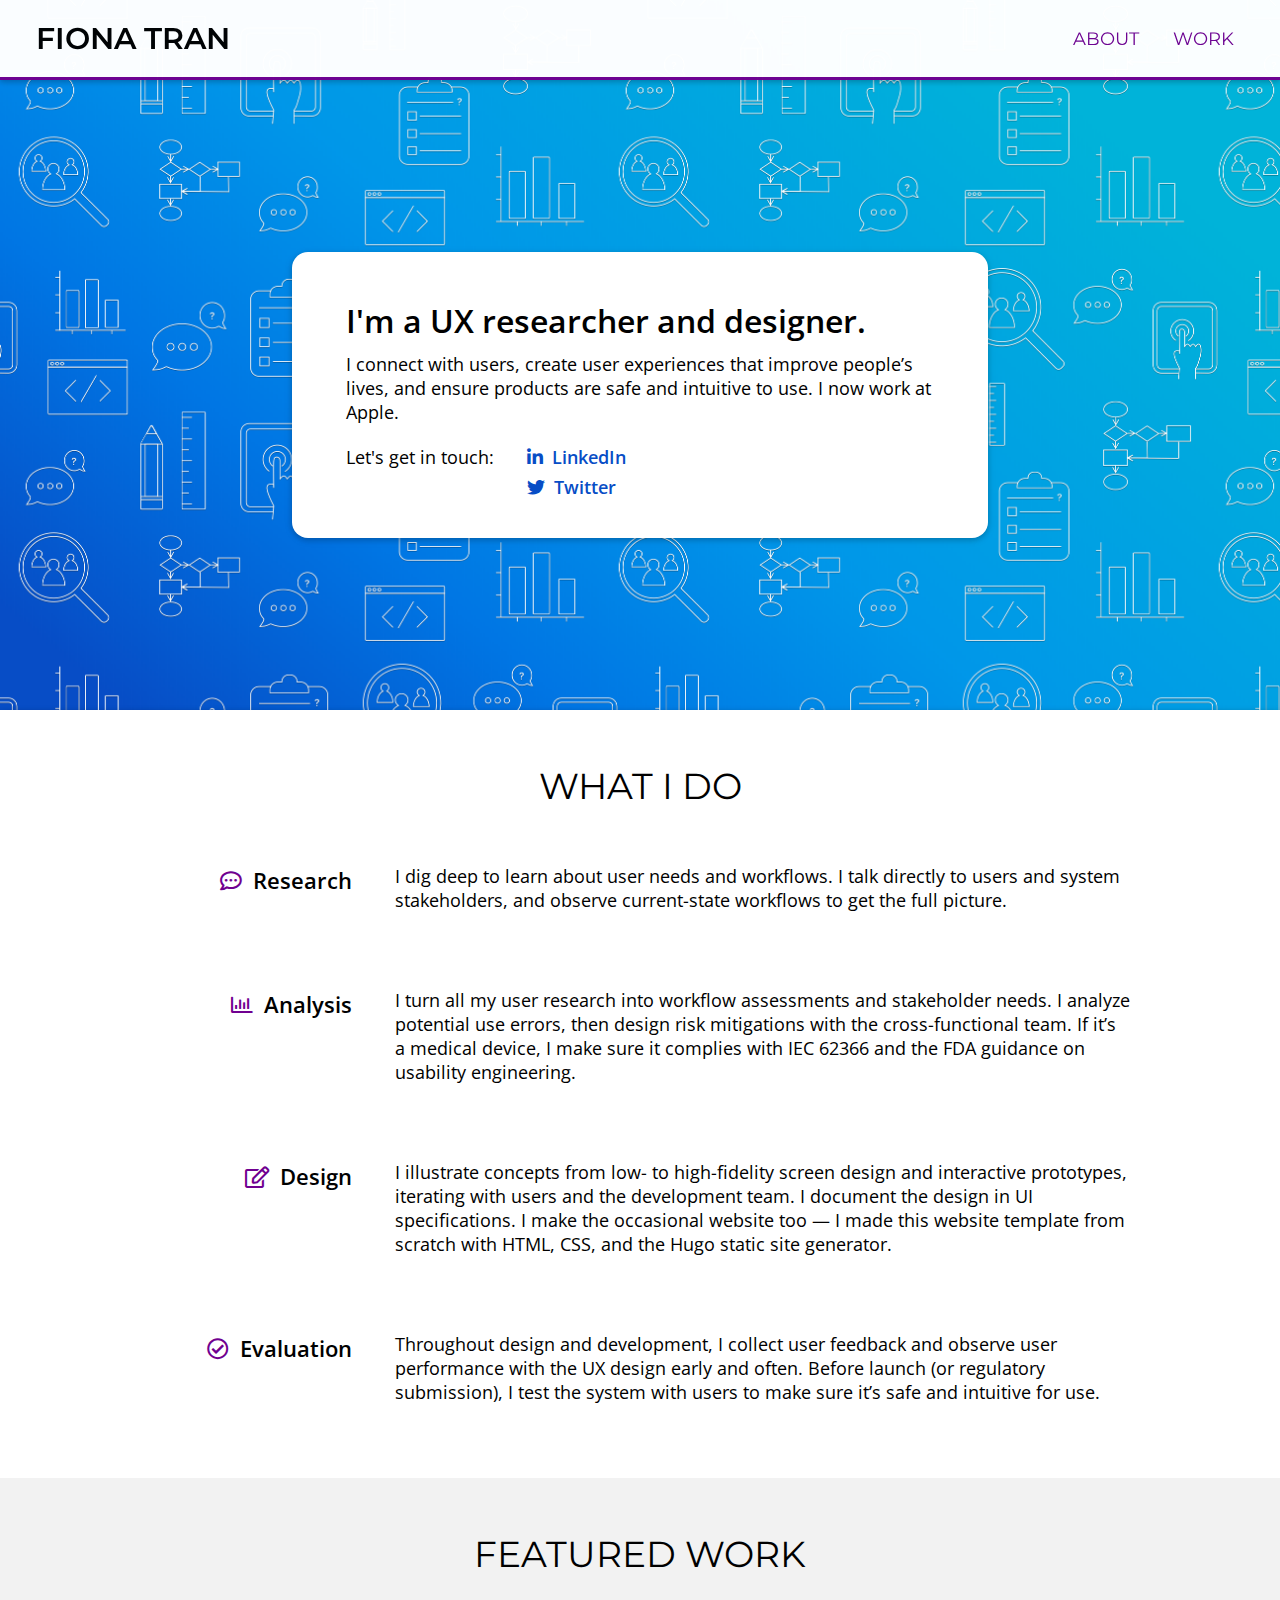
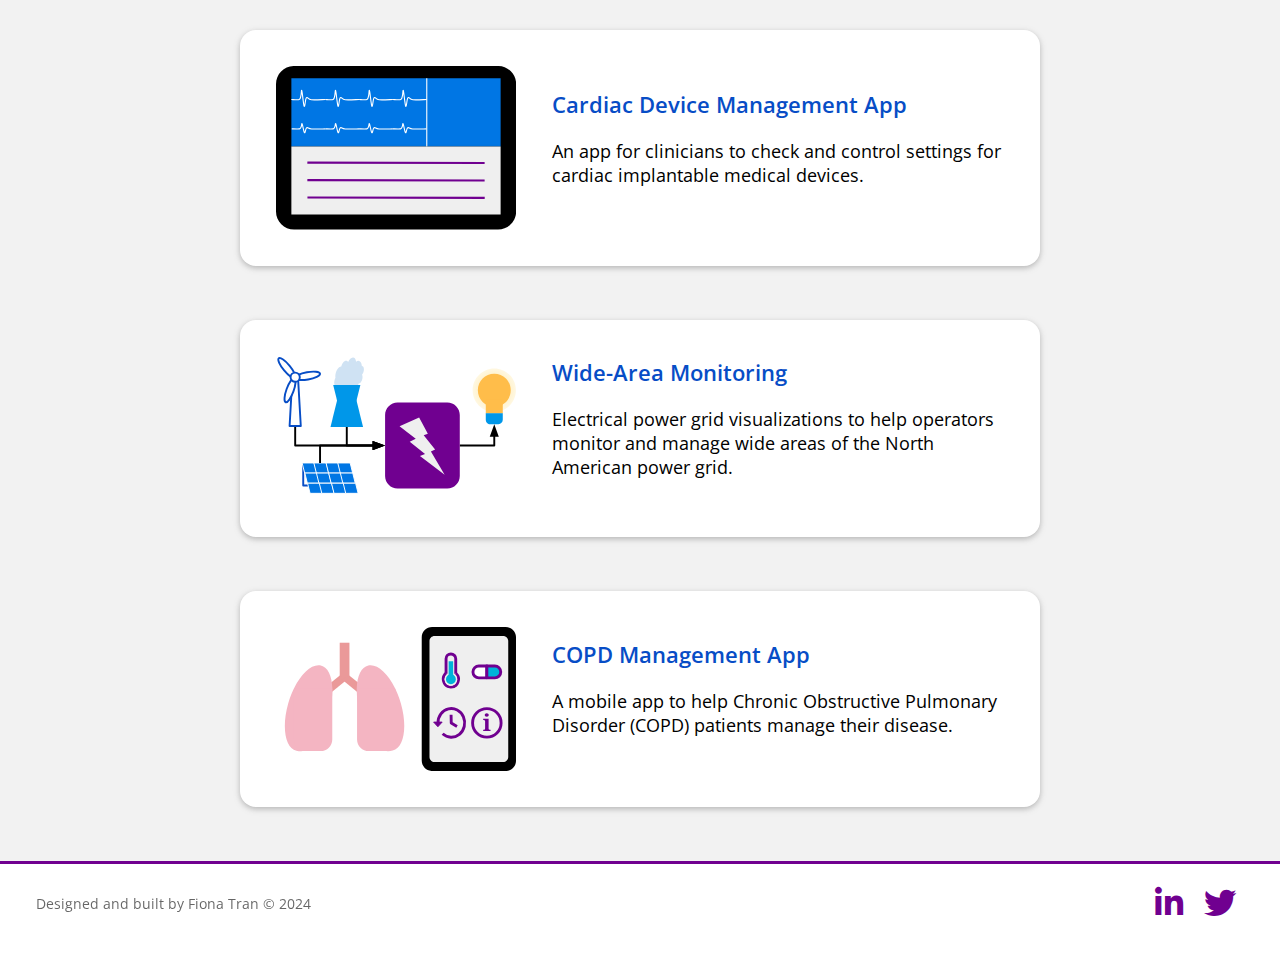
<file: index.html>
<!DOCTYPE html>
<html lang="en">
<head>
	<meta name="generator" content="Hugo 0.49.2" />
	<meta http-equiv="X-UA-Compatible" content="IE=edge" />
	<meta name="description" content="I'm a UX researcher and designer creating user experiences that improve people's lives, and developing products that are safe and easy to use." />
	<meta name="author" content="Fiona Tran" />
	<meta name="viewport" content="width=device-width, initial-scale=1" />
	<title>Fiona Tran - UX Research and Design</title>
	<link rel="icon" type="image/png" href="/images/favicon.png" />

	
	<script async src="https://www.googletagmanager.com/gtag/js?id=UA-167570342-1"></script>
	<script>
		window.dataLayer = window.dataLayer || [];
		function gtag(){dataLayer.push(arguments);}
		gtag('js', new Date());
		gtag('config', 'UA-167570342-1');
	</script>

	<link rel="stylesheet" type="text/css" href="/css/style.css" />
	<link href="https://fonts.googleapis.com/css?family=Montserrat:400,600|Open+Sans:400,600" rel="stylesheet" />
</head>
<body>

<header>
	<div class="content">
		<div class="name"><a href="/">Fiona Tran</a></div>
		<nav>
			<ul>
				<li><a href="/#about" class="anim-underline">About</a></li>
				<li><a href="/#work" class="anim-underline">Work</a></li>
			</ul>
			</nav>
	</div>
</header>




 


<a class="anchor" id="about"></a>
<section class="intro" id="intro" style="background-image: url('images/intro-bg.png'), url('images/intro-bg-gradient.png');">
	<div class="content">
		<div class="intro-blurb-container">
			
				<p class="intro-headline">I'm a UX researcher and designer.</p>

<p>I connect with users, create user experiences that improve people&rsquo;s lives, and ensure products are safe and intuitive to use. I now work at Apple.</p>

<div class="intro-contact">
    <p>Let's get in touch:</p>
    <ul class="social-media">
        <li><a href="https://www.linkedin.com/in/fftran/" target="_blank" rel="noopener noreferrer" class="anim-underline"><span class="icon">&#xf0e1;</span>LinkedIn</a></li>
        <li><a href="https://twitter.com/fionaftran" target="_blank" rel="noopener noreferrer" class="anim-underline"><span class="icon">&#xf099;</span>Twitter</a></li>
    </ul>
</div>

			
		</div>
	</div>
</section>
<section class="skills" id="skills">
	<div class="content">
		<h2>What I do</h2>
		
			<div class="skill-container"
				><div class="skill-heading"><h3><span class="icon">&#xf4ad;</span>Research</h3></div
				><div class="skill-blurb"
					><p>I dig deep to learn about user needs and workflows. I talk directly to users and system stakeholders, and observe current-state workflows to get the full picture.</p>

				</div
			></div>
		
			<div class="skill-container"
				><div class="skill-heading"><h3><span class="icon">&#xf080;</span>Analysis</h3></div
				><div class="skill-blurb"
					><p>I turn all my user research into workflow assessments and stakeholder needs. I analyze potential use errors, then design risk mitigations with the cross-functional team. If it&rsquo;s a medical device, I make sure it complies with IEC 62366 and the FDA guidance on usability engineering.</p>

				</div
			></div>
		
			<div class="skill-container"
				><div class="skill-heading"><h3><span class="icon">&#xf044;</span>Design</h3></div
				><div class="skill-blurb"
					><p>I illustrate concepts from low- to high-fidelity screen design and interactive prototypes, iterating with users and the development team. I document the design in UI specifications. I make the occasional website too &mdash; I made this website template from scratch with HTML, CSS, and the Hugo static site generator.</p>

				</div
			></div>
		
			<div class="skill-container"
				><div class="skill-heading"><h3><span class="icon">&#xf058;</span>Evaluation</h3></div
				><div class="skill-blurb"
					><p>Throughout design and development, I collect user feedback and observe user performance with the UX design early and often. Before launch (or regulatory submission), I test the system with users to make sure it&rsquo;s safe and intuitive for use.</p>

				</div
			></div>
		
	</div>
</section>
<a class="anchor" id="work"></a>
<section class="work">
	<div class="content">
		<h2>Featured Work</h2>
		
			
			<div class="project-container"><a href=/work/cardiac-device-management-app/>
				<div class="project-card"
					><img src="/images/programmer.svg" alt="(Cardiac Device Management App project image)" 
					/><div class="project-text"
					><h3><span>Cardiac Device Management App</span></h3>
					<p><span class="description">An app for clinicians to check and control settings for cardiac implantable medical devices. </span></p></div
				></div>
			</a></div>
			
		
			
			<div class="project-container"><a href=/work/wide-area-monitoring/>
				<div class="project-card"
					><img src="/images/power-transmission.svg" alt="(Wide-Area Monitoring project image)" 
					/><div class="project-text"
					><h3><span>Wide-Area Monitoring</span></h3>
					<p><span class="description">Electrical power grid visualizations to help operators monitor and manage wide areas of the North American power grid. </span></p></div
				></div>
			</a></div>
			
		
			
			<div class="project-container"><a href=/work/copd-management/>
				<div class="project-card"
					><img src="/images/copd-management.svg" alt="(COPD Management App project image)" 
					/><div class="project-text"
					><h3><span>COPD Management App</span></h3>
					<p><span class="description">A mobile app to help Chronic Obstructive Pulmonary Disorder (COPD) patients manage their disease. </span></p></div
				></div>
			</a></div>
			
		
	</div>
</section>

<footer>
	<div class="content">
		<div class="copyright">Designed and built by Fiona Tran &copy; 2024</div>
		<div class="social-media">
			<ul class="social-media">
				<li><a href="https://www.linkedin.com/in/fftran/" target="_blank" rel="noopener noreferrer" class="anim-underline"><span class="icon">&#xf0e1;</span></a></li>
				<li><a href="https://twitter.com/fionaftran" target="_blank" rel="noopener noreferrer" class="anim-underline"><span class="icon">&#xf099;</span></a></li>
			</ul>
		</div>
	</div>
</footer>
</body>
</html>
</file>
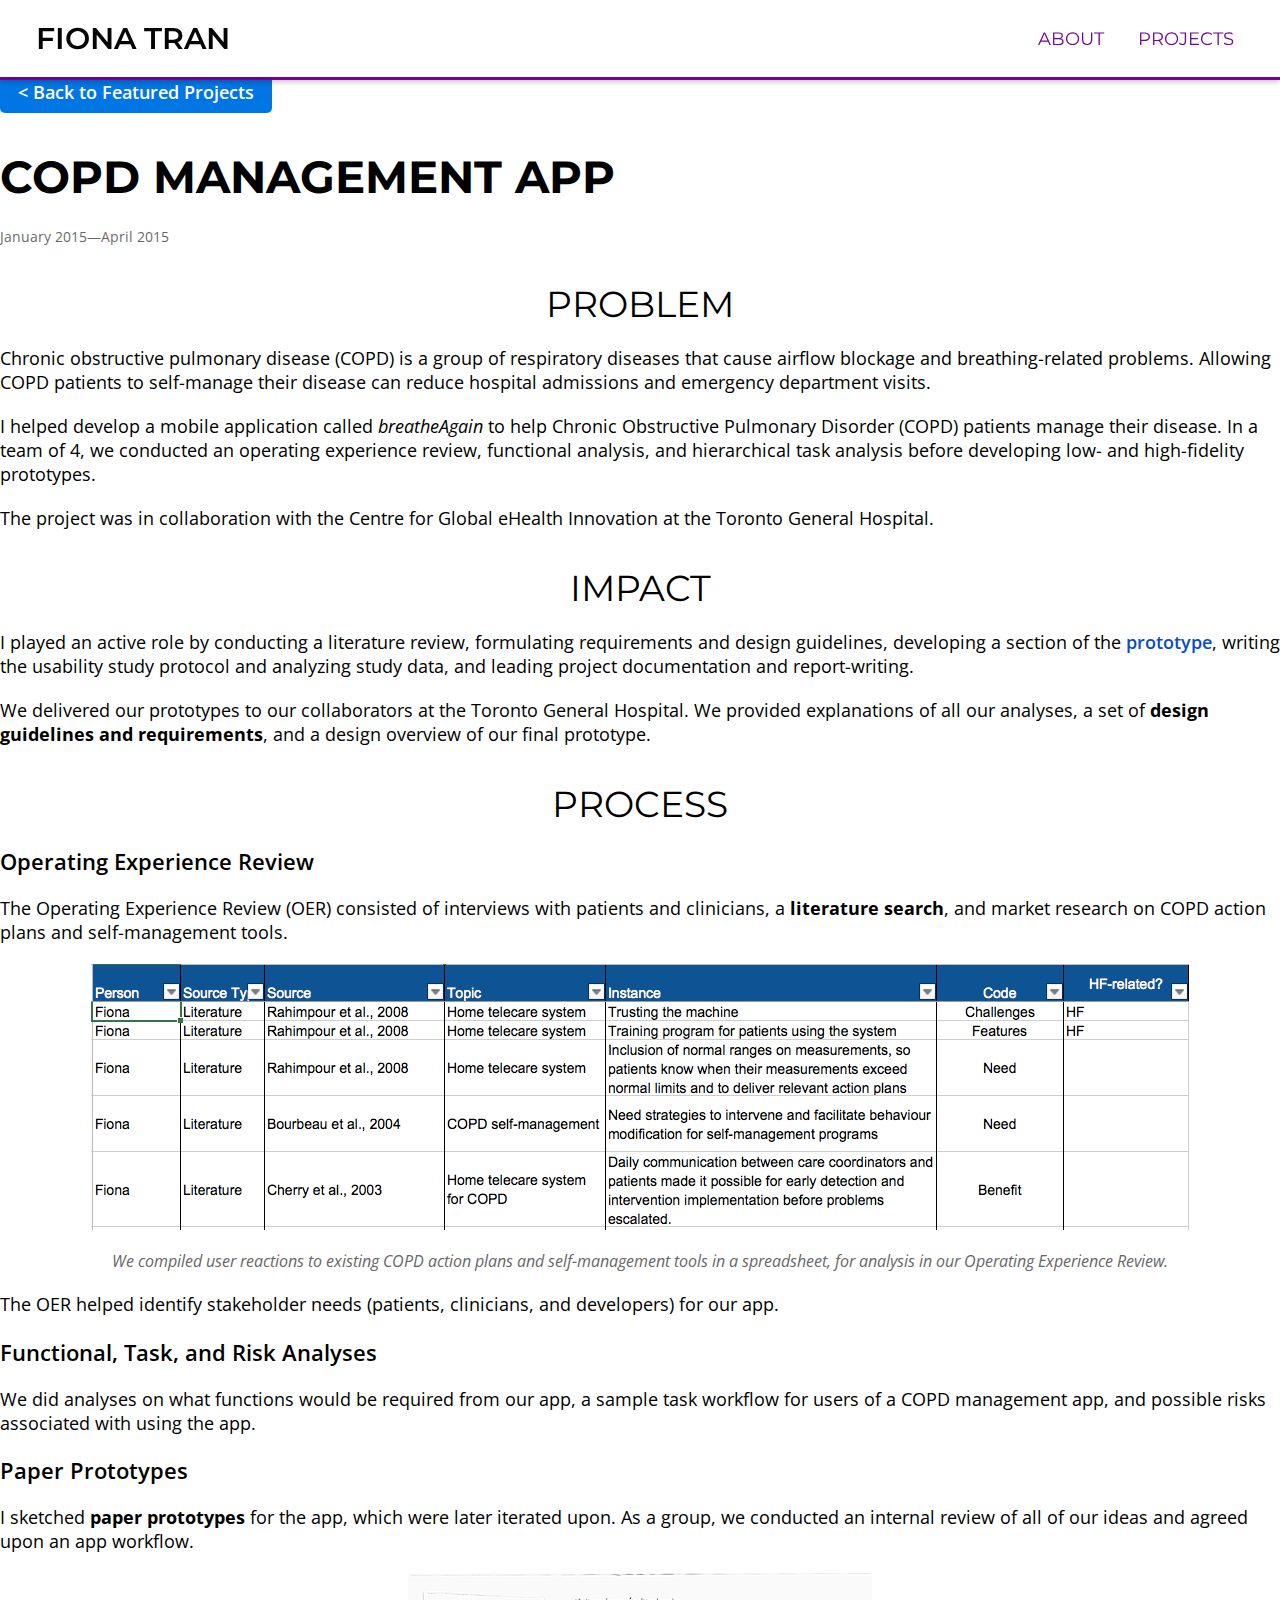
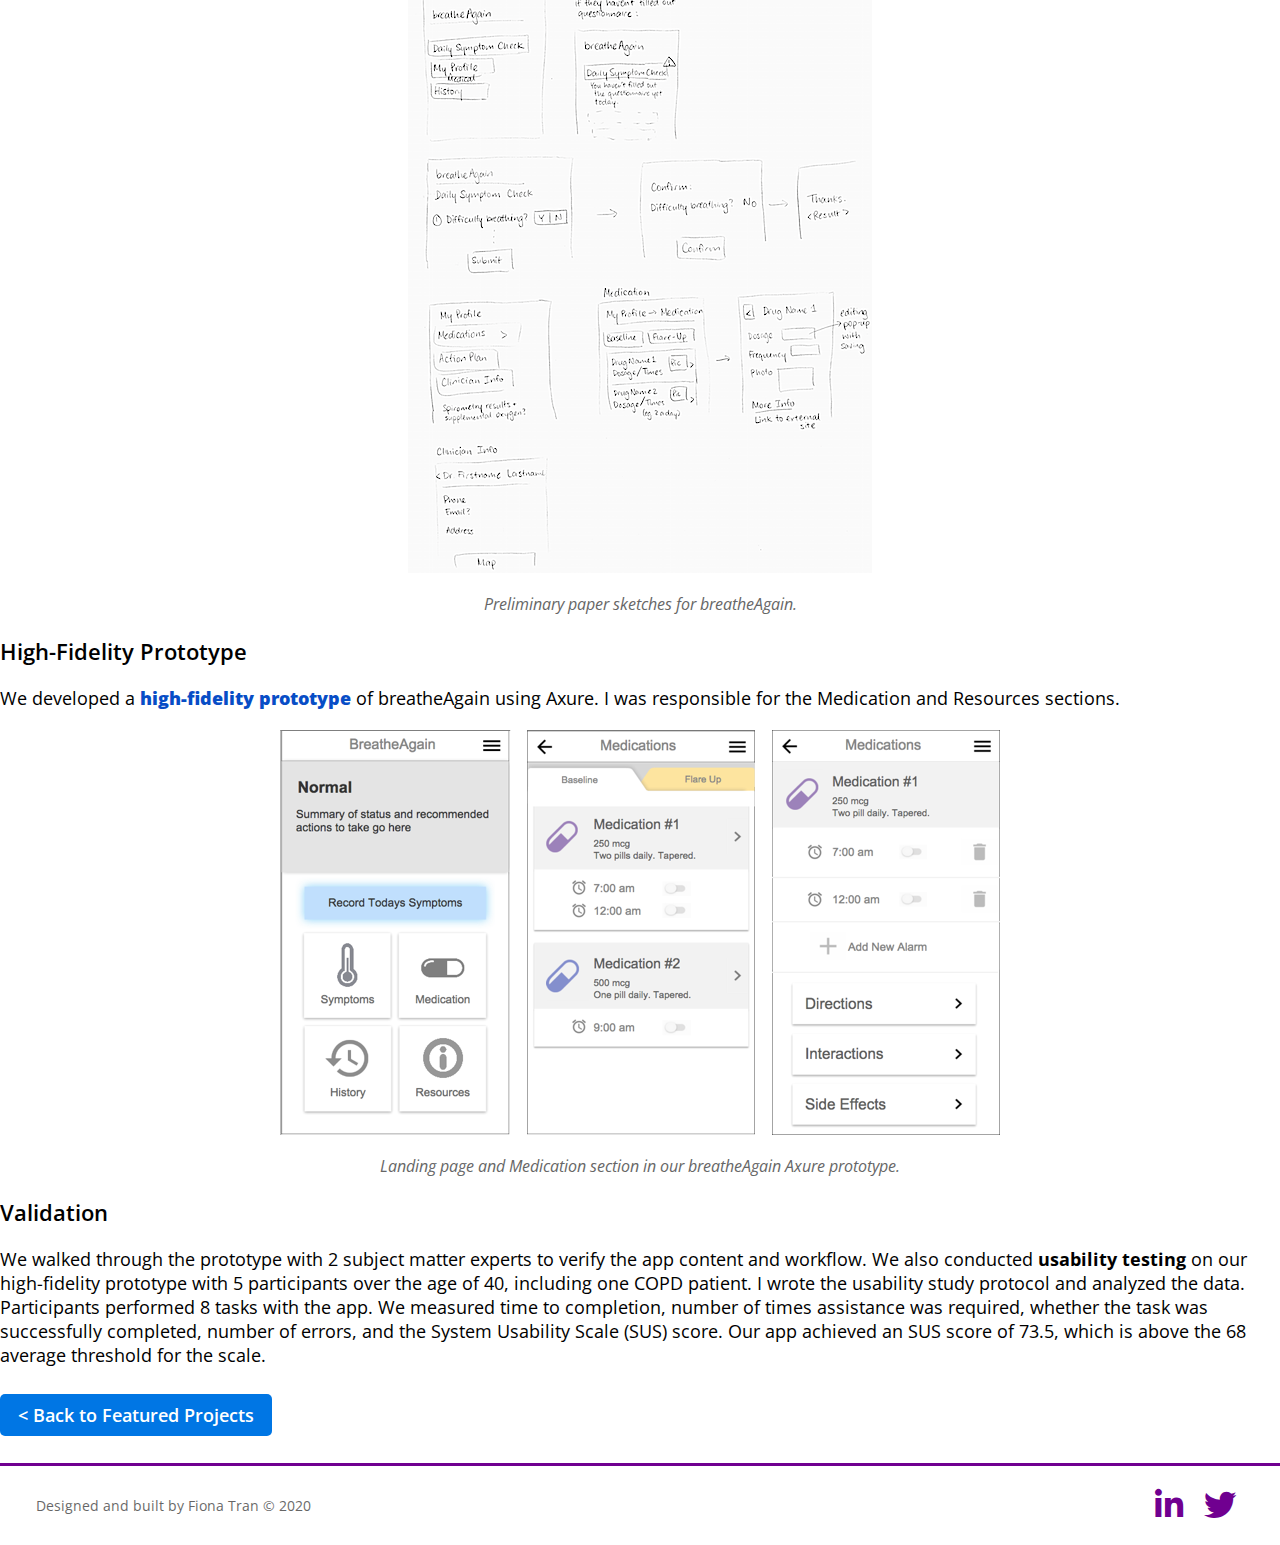
<file: project/copd-management/index.html>
<!DOCTYPE html>
<html>
<head>
	<meta http-equiv="X-UA-Compatible" content="IE=edge" />
	<meta name="description" content="I'm a human factors and UX designer making user experiences that improve people's lives. My passion is developing products that are safe and easy to use." />
	<meta name="author" content="Fiona Tran" />
	<meta name="viewport" content="width=device-width, initial-scale=1" />
	<title>COPD Management App</title>
	<link rel="icon" type="image/png" href="/images/favicon.png" />

	
	<script async src="https://www.googletagmanager.com/gtag/js?id=UA-167570342-1"></script>
	<script>
		window.dataLayer = window.dataLayer || [];
		function gtag(){dataLayer.push(arguments);}
		gtag('js', new Date());
		gtag('config', 'UA-167570342-1');
	</script>

	<link rel="stylesheet" type="text/css" href="/css/style.css" />
	<link href="https://fonts.googleapis.com/css?family=Montserrat:400,600|Open+Sans:400,600" rel="stylesheet" />
</head>
<body>

<header>
	<div class="content">
		<div class="name"><a href="/">Fiona Tran</a></div>
		<nav>
			<ul>
				<li><a href="/#about">About</a></li>
				<li><a href="/#projects">Projects</a></li>
			</ul>
		</nav>
	</div>
</header>


<div class="content">
	<div class="breadcrumb"><a href="/#projects">&lt; Back to Featured Projects</a></div>
	<h1>COPD Management App</h1>
	<div class="date">January 2015&mdash;April 2015</div>
	

<h2 id="problem">Problem</h2>

<p>Chronic obstructive pulmonary disease (COPD) is a group of respiratory diseases that cause airflow blockage and breathing-related problems. Allowing COPD patients to self-manage their disease can reduce hospital admissions and emergency department visits.</p>

<p>I helped develop a mobile application called <em>breatheAgain</em> to help Chronic Obstructive Pulmonary Disorder (COPD) patients manage their disease. In a team of 4, we conducted an operating experience review, functional analysis, and hierarchical task analysis before developing low- and high-fidelity prototypes.</p>

<p>The project was in collaboration with the Centre for Global eHealth Innovation at the Toronto General Hospital.</p>

<h2 id="impact">Impact</h2>

<p>I played an active role by conducting a literature review, formulating requirements and design guidelines, developing a section of the <a href="http://juaa9x.axshare.com/home.html">prototype</a>, writing the usability study protocol and analyzing study data, and leading project documentation and report-writing.</p>

<p>We delivered our prototypes to our collaborators at the Toronto General Hospital. We provided explanations of all our analyses, a set of <strong>design guidelines and requirements</strong>, and a design overview of our final prototype.</p>

<h2 id="process">Process</h2>

<h3 id="operating-experience-review">Operating Experience Review</h3>

<p>The Operating Experience Review (OER) consisted of interviews with patients and clinicians, a <strong>literature search</strong>, and market research on COPD action plans and self-management tools.</p>

<p><img src="/images/breatheAgain-oer.png" alt="User reactions to COPD action plans and self-management tools" /></p>

<div class="img-caption">We compiled user reactions to existing COPD action plans and self-management tools in a spreadsheet, for analysis in our Operating Experience Review.</div>

<p>The OER helped identify stakeholder needs (patients, clinicians, and developers) for our app.</p>

<h3 id="functional-task-and-risk-analyses">Functional, Task, and Risk Analyses</h3>

<p>We did analyses on what functions would be required from our app, a sample task workflow for users of a COPD management app, and possible risks associated with using the app.</p>

<h3 id="paper-prototypes">Paper Prototypes</h3>

<p>I sketched <strong>paper prototypes</strong> for the app, which were later iterated upon. As a group, we conducted an internal review of all of our ideas and agreed upon an app workflow.</p>

<p><img src="/images/breatheAgain-paper-sketches.png" alt="Preliminary paper sketches for breatheAgain" /></p>

<div class="img-caption">Preliminary paper sketches for breatheAgain.</div>

<h3 id="high-fidelity-prototype">High-Fidelity Prototype</h3>

<p>We developed a <a href="http://juaa9x.axshare.com/home.html"><strong>high-fidelity prototype</strong></a> of breatheAgain using Axure. I was responsible for the Medication and Resources sections.</p>

<p><img src="/images/breatheAgain-axure.png" alt="Landing page and Medication section in our breatheAgain Axure prototype" /></p>

<div class="img-caption">Landing page and Medication section in our breatheAgain Axure prototype.</div>

<h3 id="validation">Validation</h3>

<p>We walked through the prototype with 2 subject matter experts to verify the app content and workflow. We also conducted <strong>usability testing</strong> on our high-fidelity prototype with 5 participants over the age of 40, including one COPD patient. I wrote the usability study protocol and analyzed the data. Participants performed 8 tasks with the app. We measured time to completion, number of times assistance was required, whether the task was successfully completed, number of errors, and the System Usability Scale (SUS) score. Our app achieved an SUS score of 73.5, which is above the 68 average threshold for the scale.</p>

	<div class="breadcrumb"><a href="/#projects">&lt; Back to Featured Projects</a></div>
</div>

<footer>
	<div class="content">
		<div class="copyright">Designed and built by Fiona Tran &copy; 2020</div>
		<div class="social-media">
			<ul class="social-media">
				<li><a href="https://www.linkedin.com/in/fftran/"><span class="icon">&#xf0e1;</span></a></li>
				<li><a href="https://twitter.com/fionaftran"><span class="icon">&#xf099;</span></a></li>
			</ul>
		</div>
	</div>
</footer>
</body>
</html>
</file>
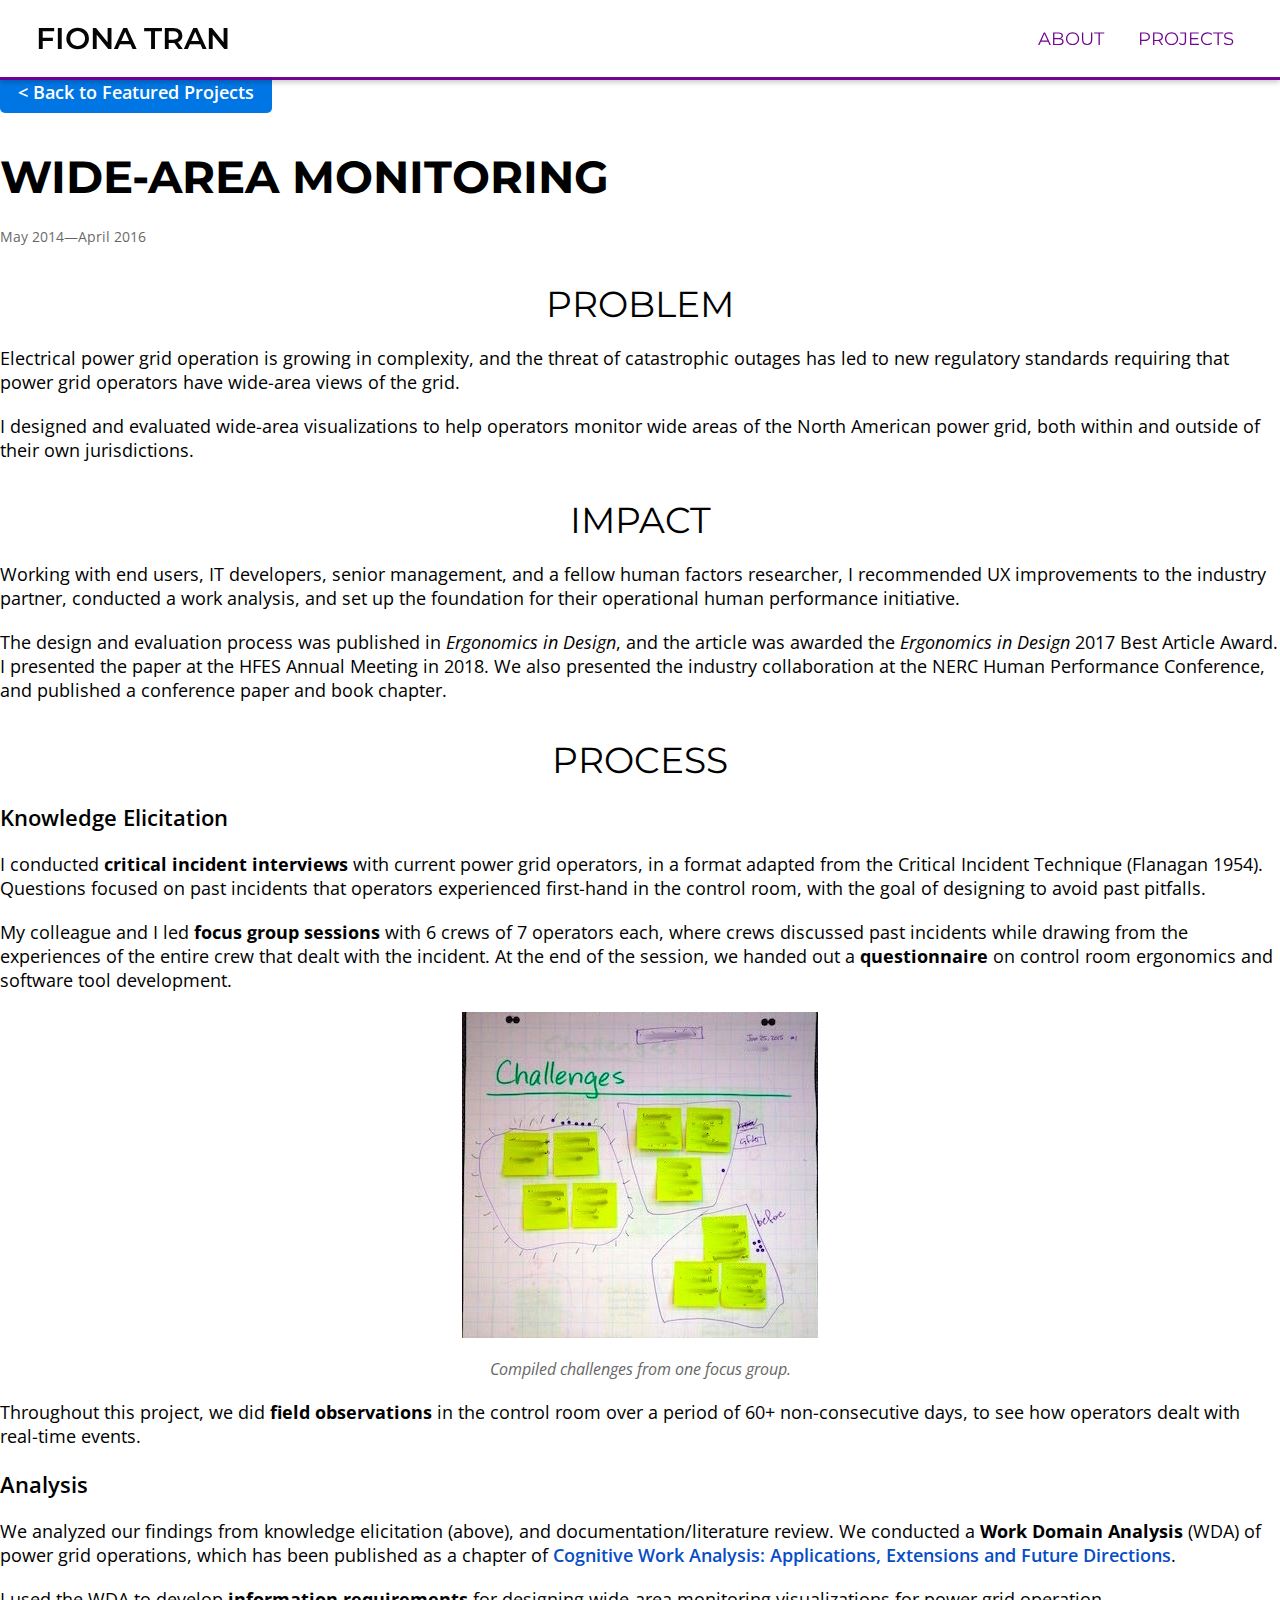
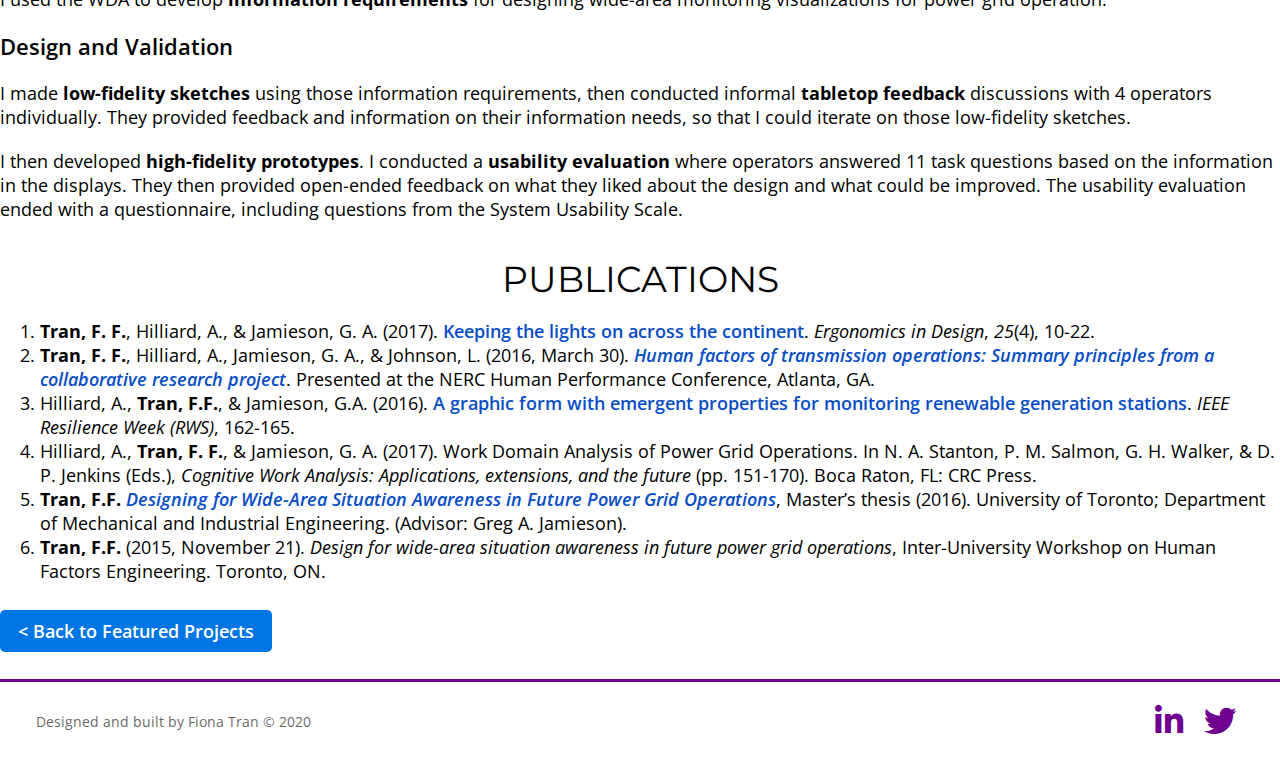
<file: project/wide-area-monitoring/index.html>
<!DOCTYPE html>
<html>
<head>
	<meta http-equiv="X-UA-Compatible" content="IE=edge" />
	<meta name="description" content="I'm a human factors and UX designer making user experiences that improve people's lives. My passion is developing products that are safe and easy to use." />
	<meta name="author" content="Fiona Tran" />
	<meta name="viewport" content="width=device-width, initial-scale=1" />
	<title>Wide-Area Monitoring</title>
	<link rel="icon" type="image/png" href="/images/favicon.png" />

	
	<script async src="https://www.googletagmanager.com/gtag/js?id=UA-167570342-1"></script>
	<script>
		window.dataLayer = window.dataLayer || [];
		function gtag(){dataLayer.push(arguments);}
		gtag('js', new Date());
		gtag('config', 'UA-167570342-1');
	</script>

	<link rel="stylesheet" type="text/css" href="/css/style.css" />
	<link href="https://fonts.googleapis.com/css?family=Montserrat:400,600|Open+Sans:400,600" rel="stylesheet" />
</head>
<body>

<header>
	<div class="content">
		<div class="name"><a href="/">Fiona Tran</a></div>
		<nav>
			<ul>
				<li><a href="/#about">About</a></li>
				<li><a href="/#projects">Projects</a></li>
			</ul>
		</nav>
	</div>
</header>


<div class="content">
	<div class="breadcrumb"><a href="/#projects">&lt; Back to Featured Projects</a></div>
	<h1>Wide-Area Monitoring</h1>
	<div class="date">May 2014&mdash;April 2016</div>
	

<h2 id="problem">Problem</h2>

<p>Electrical power grid operation is growing in complexity, and the threat of catastrophic outages has led to new regulatory standards requiring that power grid operators have wide-area views of the grid.</p>

<p>I designed and evaluated wide-area visualizations to help operators monitor wide areas of the North American power grid, both within and outside of their own jurisdictions.</p>

<h2 id="impact">Impact</h2>

<p>Working with end users, IT developers, senior management, and a fellow human factors researcher, I recommended UX improvements to the industry partner, conducted a work analysis, and set up the foundation for their operational human performance initiative.</p>

<p>The design and evaluation process was published in <em>Ergonomics in Design</em>, and the article was awarded the <em>Ergonomics in Design</em> 2017 Best Article Award. I presented the paper at the HFES Annual Meeting in 2018. We also presented the industry collaboration at the NERC Human Performance Conference, and published a conference paper and book chapter.</p>

<h2 id="process">Process</h2>

<h3 id="knowledge-elicitation">Knowledge Elicitation</h3>

<p>I conducted <strong>critical incident interviews</strong> with current power grid operators, in a format adapted from the Critical Incident Technique (Flanagan 1954). Questions focused on past incidents that operators experienced first-hand in the control room, with the goal of designing to avoid past pitfalls.</p>

<p>My colleague and I led <strong>focus group sessions</strong> with 6 crews of 7 operators each, where crews discussed past incidents while drawing from the experiences of the entire crew that dealt with the incident. At the end of the session, we handed out a <strong>questionnaire</strong> on control room ergonomics and software tool development.</p>

<p><img src="/images/focus-group-challenges.jpg" alt="Compiled challenges from one focus group" /></p>

<div class="img-caption">Compiled challenges from one focus group.</div>

<p>Throughout this project, we did <strong>field observations</strong> in the control room over a period of 60+ non-consecutive days, to see how operators dealt with real-time events.</p>

<h3 id="analysis">Analysis</h3>

<p>We analyzed our findings from knowledge elicitation (above), and documentation/literature review. We conducted a <strong>Work Domain Analysis</strong> (WDA) of power grid operations, which has been published as a chapter of <a href="https://www.crcpress.com/Cognitive-Work-Analysis-Applications-Extensions-and-Future-Directions/Stanton-Salmon-Walker-Jenkins/p/book/9781138749429">Cognitive Work Analysis: Applications, Extensions and Future Directions</a>.</p>

<p>I used the WDA to develop <strong>information requirements</strong> for designing wide-area monitoring visualizations for power grid operation.</p>

<h3 id="design-and-validation">Design and Validation</h3>

<p>I made <strong>low-fidelity sketches</strong> using those information requirements, then conducted informal <strong>tabletop feedback</strong> discussions with 4 operators individually. They provided feedback and information on their information needs, so that I could iterate on those low-fidelity sketches.</p>

<p>I then developed <strong>high-fidelity prototypes</strong>. I conducted a <strong>usability evaluation</strong> where operators answered 11 task questions based on the information in the displays. They then provided open-ended feedback on what they liked about the design and what could be improved. The usability evaluation ended with a questionnaire, including questions from the System Usability Scale.</p>

<h2 id="publications">Publications</h2>

<ol>
<li><strong>Tran, F. F.</strong>, Hilliard, A., &amp; Jamieson, G. A. (2017). <a href="http://journals.sagepub.com/doi/abs/10.1177/1064804617723781">Keeping the lights on across the continent</a>. <em>Ergonomics in Design</em>, <em>25</em>(4), 10-22.</li>
<li><strong>Tran, F. F.</strong>, Hilliard, A., Jamieson, G. A., &amp; Johnson, L. (2016, March 30). <em><a href="http://www.nerc.com/pa/rrm/hp/2016_Human_Performance_Confrence/11%20-%20Human%20Factors%20of%20Transmission%20Operations%20-%20FTran.pdf">Human factors of transmission operations: Summary principles from a collaborative research project</a></em>. Presented at the NERC Human Performance Conference, Atlanta, GA.</li>
<li>Hilliard, A., <strong>Tran, F.F.</strong>, &amp; Jamieson, G.A. (2016). <a href="http://ieeexplore.ieee.org/abstract/document/7573326/">A graphic form with emergent properties for monitoring renewable generation stations</a>. <em>IEEE Resilience Week (RWS)</em>, 162-165.</li>
<li>Hilliard, A., <strong>Tran, F. F.</strong>, &amp; Jamieson, G. A. (2017). Work Domain Analysis of Power Grid Operations. In N. A. Stanton, P. M. Salmon, G. H. Walker, &amp; D. P. Jenkins (Eds.), <em>Cognitive Work Analysis: Applications, extensions, and the future</em> (pp. 151-170). Boca Raton, FL: CRC Press.</li>
<li><strong>Tran, F.F.</strong> <em><a href="https://tspace.library.utoronto.ca/handle/1807/72811">Designing for Wide-Area Situation Awareness in Future Power Grid Operations</a></em>, Master&rsquo;s thesis (2016). University of Toronto; Department of Mechanical and Industrial Engineering. (Advisor: Greg A. Jamieson).</li>
<li><strong>Tran, F.F.</strong> (2015, November 21). <em>Design for wide-area situation awareness in future power grid operations</em>, Inter-University Workshop on Human Factors Engineering. Toronto, ON.</li>
</ol>

	<div class="breadcrumb"><a href="/#projects">&lt; Back to Featured Projects</a></div>
</div>

<footer>
	<div class="content">
		<div class="copyright">Designed and built by Fiona Tran &copy; 2020</div>
		<div class="social-media">
			<ul class="social-media">
				<li><a href="https://www.linkedin.com/in/fftran/"><span class="icon">&#xf0e1;</span></a></li>
				<li><a href="https://twitter.com/fionaftran"><span class="icon">&#xf099;</span></a></li>
			</ul>
		</div>
	</div>
</footer>
</body>
</html>
</file>
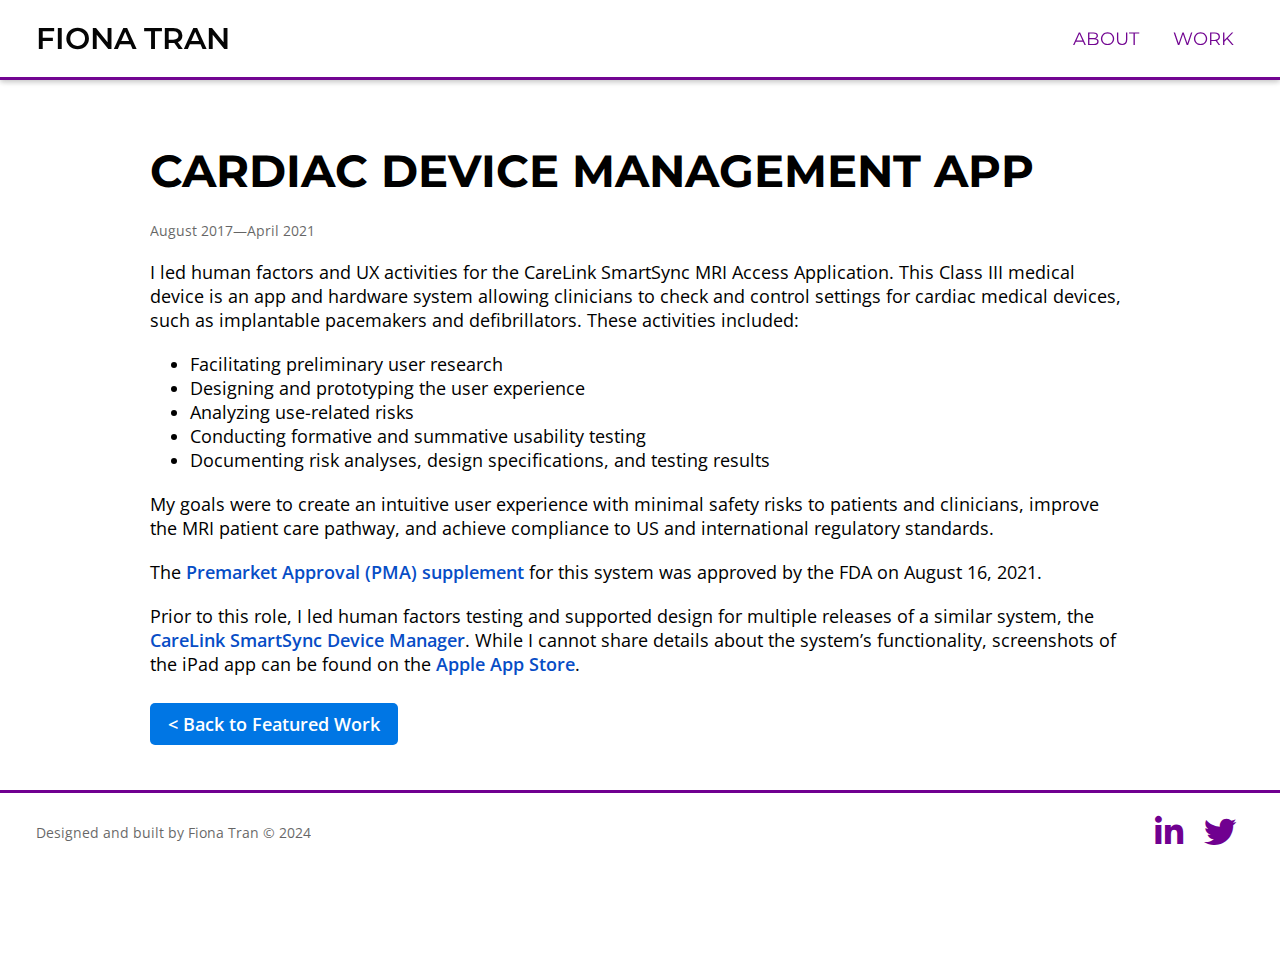
<file: work/cardiac-device-management-app/index.html>
<!DOCTYPE html>
<html lang="en">
<head>
	<meta http-equiv="X-UA-Compatible" content="IE=edge" />
	<meta name="description" content="I'm a UX researcher and designer creating user experiences that improve people's lives, and developing products that are safe and easy to use." />
	<meta name="author" content="Fiona Tran" />
	<meta name="viewport" content="width=device-width, initial-scale=1" />
	<title>Cardiac Device Management App</title>
	<link rel="icon" type="image/png" href="/images/favicon.png" />

	
	<script async src="https://www.googletagmanager.com/gtag/js?id=UA-167570342-1"></script>
	<script>
		window.dataLayer = window.dataLayer || [];
		function gtag(){dataLayer.push(arguments);}
		gtag('js', new Date());
		gtag('config', 'UA-167570342-1');
	</script>

	<link rel="stylesheet" type="text/css" href="/css/style.css" />
	<link href="https://fonts.googleapis.com/css?family=Montserrat:400,600|Open+Sans:400,600" rel="stylesheet" />
</head>
<body>

<header>
	<div class="content">
		<div class="name"><a href="/">Fiona Tran</a></div>
		<nav>
			<ul>
				<li><a href="/#about" class="anim-underline">About</a></li>
				<li><a href="/#work" class="anim-underline">Work</a></li>
			</ul>
			</nav>
	</div>
</header>


<section>
	<div class="content work-content">
		<h1>Cardiac Device Management App</h1>
		<div class="date">August 2017&mdash;April 2021</div>
		<p>I led human factors and UX activities for the CareLink SmartSync MRI Access Application. This Class III medical device is an app and hardware system allowing clinicians to check and control settings for cardiac medical devices, such as implantable pacemakers and defibrillators. These activities included:</p>

<ul>
<li>Facilitating preliminary user research</li>
<li>Designing and prototyping the user experience</li>
<li>Analyzing use-related risks</li>
<li>Conducting formative and summative usability testing</li>
<li>Documenting risk analyses, design specifications, and testing results</li>
</ul>

<p>My goals were to create an intuitive user experience with minimal safety risks to patients and clinicians, improve the MRI patient care pathway, and achieve compliance to US and international regulatory standards.</p>

<p>The <a href="https://www.accessdata.fda.gov/scripts/cdrh/cfdocs/cfpma/pma.cfm?id=P890003S445">Premarket Approval (PMA) supplement</a> for this system was approved by the FDA on August 16, 2021.</p>

<p>Prior to this role, I led human factors testing and supported design for multiple releases of a similar system, the <a href="https://www.medtronic.com/us-en/healthcare-professionals/products/cardiac-rhythm/managing-patients/accessing-data/carelink-smartsync.html">CareLink SmartSync Device Manager</a>. While I cannot share details about the system&rsquo;s functionality, screenshots of the iPad app can be found on the <a href="https://apps.apple.com/us/app/carelink-smartsync-us/id1230078364">Apple App Store</a>.</p>

		<div class="breadcrumb"><a href="/#work">&lt; Back to Featured Work</a></div>
	</div>
</section>

<footer>
	<div class="content">
		<div class="copyright">Designed and built by Fiona Tran &copy; 2024</div>
		<div class="social-media">
			<ul class="social-media">
				<li><a href="https://www.linkedin.com/in/fftran/" target="_blank" rel="noopener noreferrer" class="anim-underline"><span class="icon">&#xf0e1;</span></a></li>
				<li><a href="https://twitter.com/fionaftran" target="_blank" rel="noopener noreferrer" class="anim-underline"><span class="icon">&#xf099;</span></a></li>
			</ul>
		</div>
	</div>
</footer>
</body>
</html>
</file>
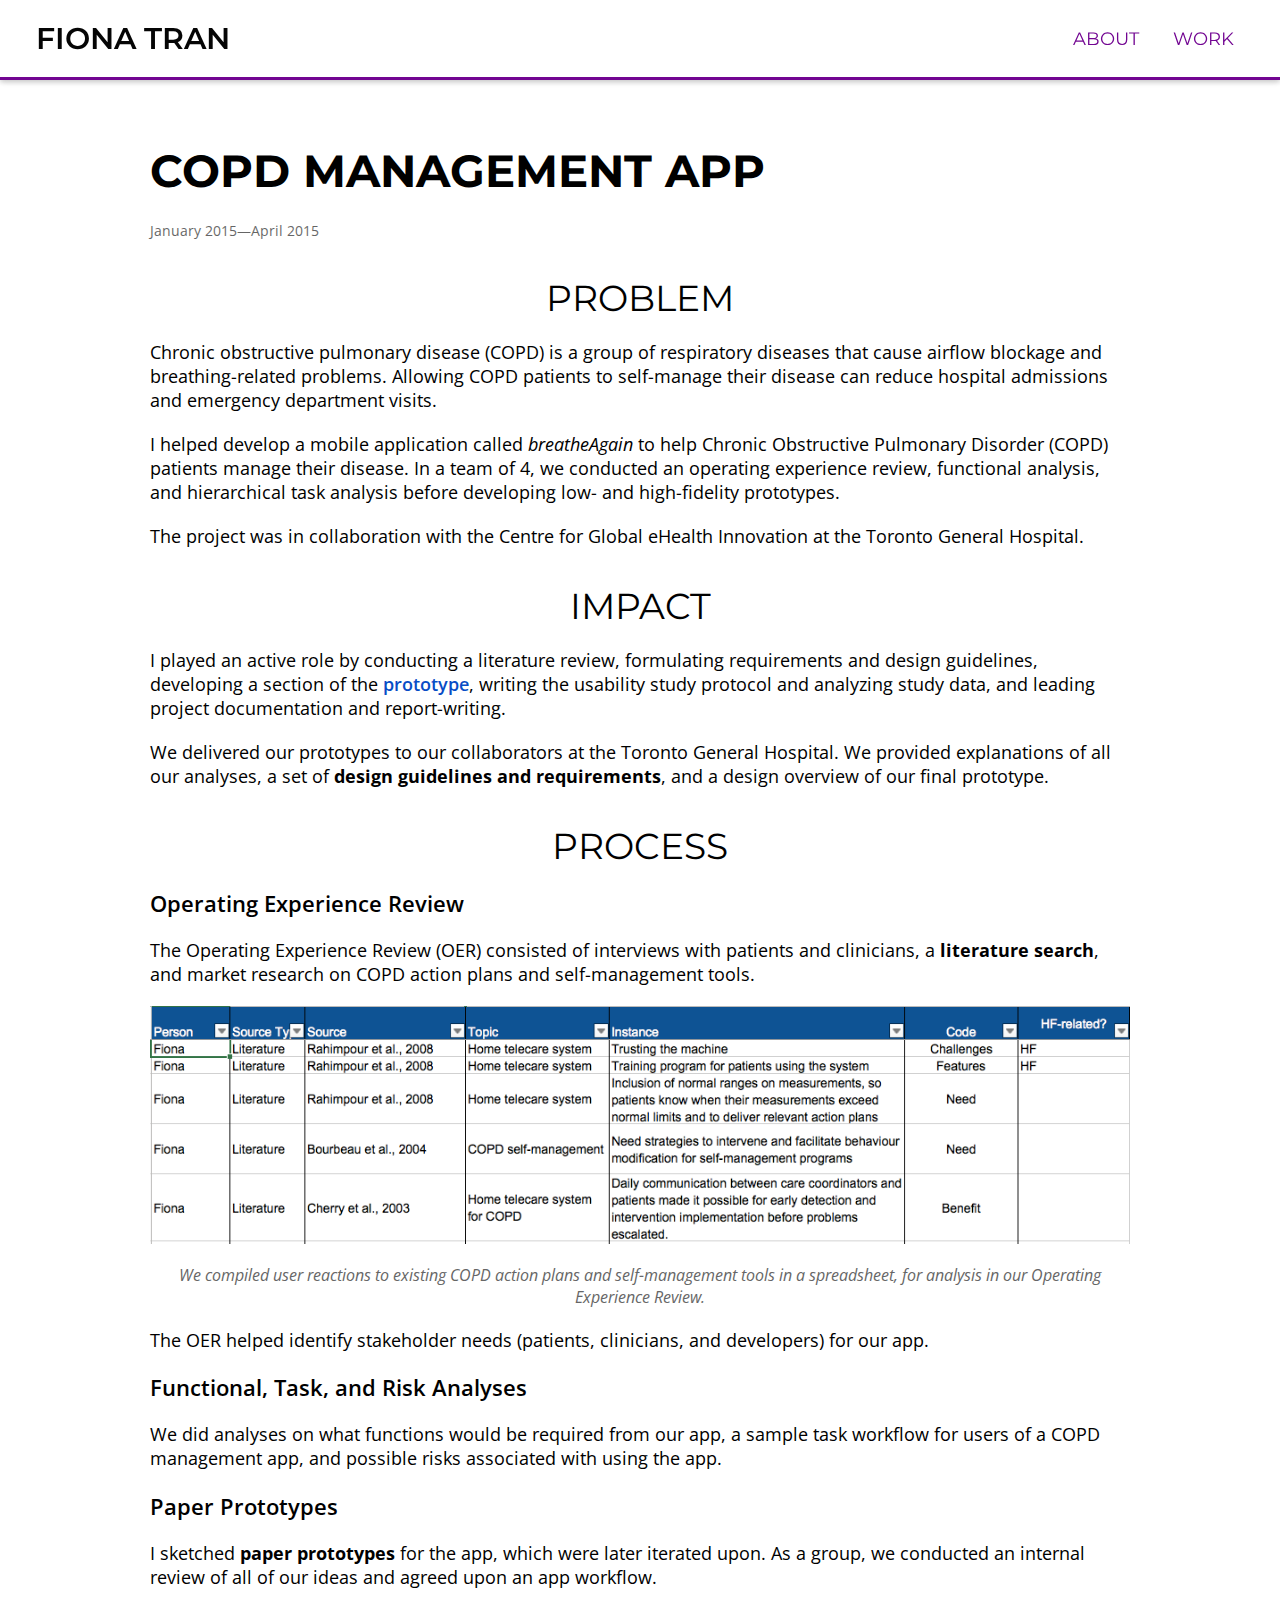
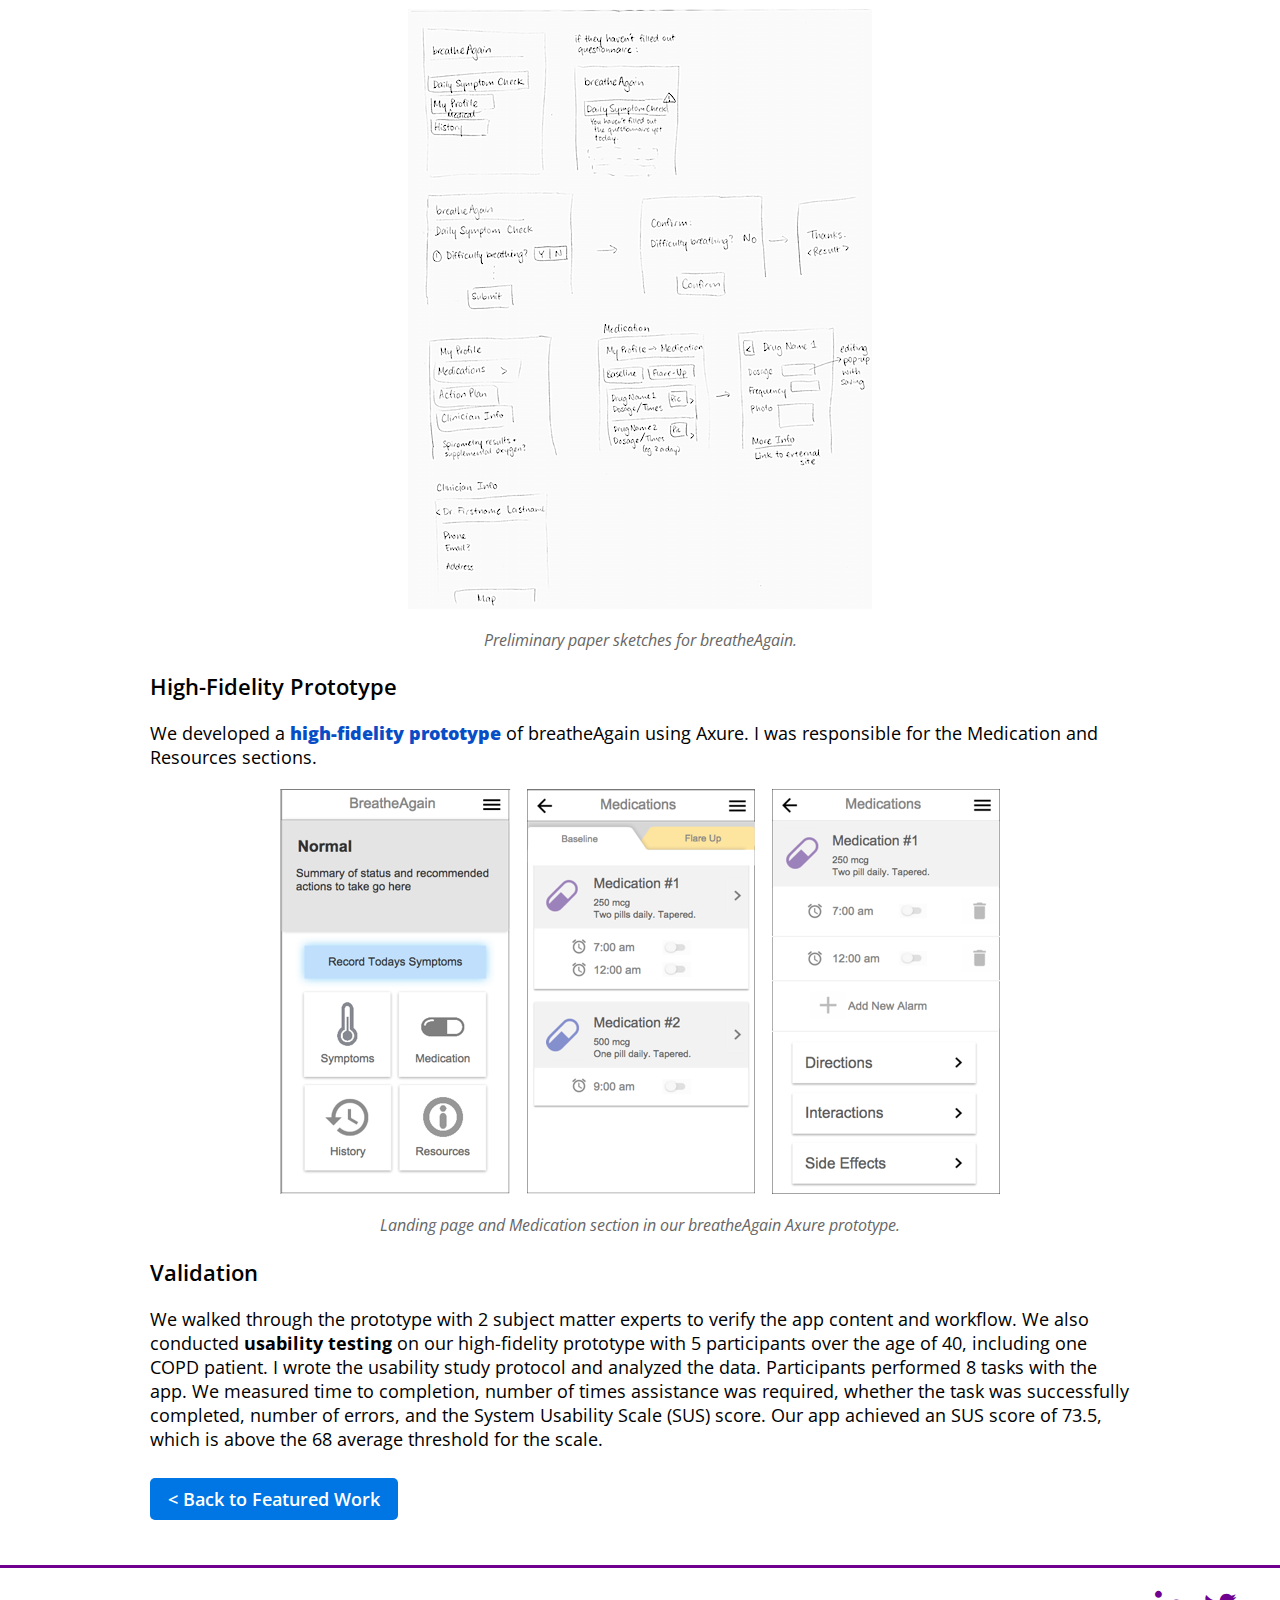
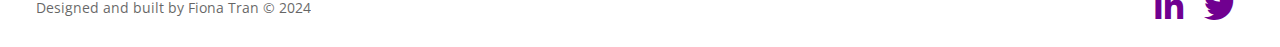
<file: work/copd-management/index.html>
<!DOCTYPE html>
<html lang="en">
<head>
	<meta http-equiv="X-UA-Compatible" content="IE=edge" />
	<meta name="description" content="I'm a UX researcher and designer creating user experiences that improve people's lives, and developing products that are safe and easy to use." />
	<meta name="author" content="Fiona Tran" />
	<meta name="viewport" content="width=device-width, initial-scale=1" />
	<title>COPD Management App</title>
	<link rel="icon" type="image/png" href="/images/favicon.png" />

	
	<script async src="https://www.googletagmanager.com/gtag/js?id=UA-167570342-1"></script>
	<script>
		window.dataLayer = window.dataLayer || [];
		function gtag(){dataLayer.push(arguments);}
		gtag('js', new Date());
		gtag('config', 'UA-167570342-1');
	</script>

	<link rel="stylesheet" type="text/css" href="/css/style.css" />
	<link href="https://fonts.googleapis.com/css?family=Montserrat:400,600|Open+Sans:400,600" rel="stylesheet" />
</head>
<body>

<header>
	<div class="content">
		<div class="name"><a href="/">Fiona Tran</a></div>
		<nav>
			<ul>
				<li><a href="/#about" class="anim-underline">About</a></li>
				<li><a href="/#work" class="anim-underline">Work</a></li>
			</ul>
			</nav>
	</div>
</header>


<section>
	<div class="content work-content">
		<h1>COPD Management App</h1>
		<div class="date">January 2015&mdash;April 2015</div>
		

<h2 id="problem">Problem</h2>

<p>Chronic obstructive pulmonary disease (COPD) is a group of respiratory diseases that cause airflow blockage and breathing-related problems. Allowing COPD patients to self-manage their disease can reduce hospital admissions and emergency department visits.</p>

<p>I helped develop a mobile application called <em>breatheAgain</em> to help Chronic Obstructive Pulmonary Disorder (COPD) patients manage their disease. In a team of 4, we conducted an operating experience review, functional analysis, and hierarchical task analysis before developing low- and high-fidelity prototypes.</p>

<p>The project was in collaboration with the Centre for Global eHealth Innovation at the Toronto General Hospital.</p>

<h2 id="impact">Impact</h2>

<p>I played an active role by conducting a literature review, formulating requirements and design guidelines, developing a section of the <a href="http://juaa9x.axshare.com/home.html">prototype</a>, writing the usability study protocol and analyzing study data, and leading project documentation and report-writing.</p>

<p>We delivered our prototypes to our collaborators at the Toronto General Hospital. We provided explanations of all our analyses, a set of <strong>design guidelines and requirements</strong>, and a design overview of our final prototype.</p>

<h2 id="process">Process</h2>

<h3 id="operating-experience-review">Operating Experience Review</h3>

<p>The Operating Experience Review (OER) consisted of interviews with patients and clinicians, a <strong>literature search</strong>, and market research on COPD action plans and self-management tools.</p>

<p><img src="/images/breatheAgain-oer.png" alt="User reactions to COPD action plans and self-management tools" /></p>

<div class="img-caption">We compiled user reactions to existing COPD action plans and self-management tools in a spreadsheet, for analysis in our Operating Experience Review.</div>

<p>The OER helped identify stakeholder needs (patients, clinicians, and developers) for our app.</p>

<h3 id="functional-task-and-risk-analyses">Functional, Task, and Risk Analyses</h3>

<p>We did analyses on what functions would be required from our app, a sample task workflow for users of a COPD management app, and possible risks associated with using the app.</p>

<h3 id="paper-prototypes">Paper Prototypes</h3>

<p>I sketched <strong>paper prototypes</strong> for the app, which were later iterated upon. As a group, we conducted an internal review of all of our ideas and agreed upon an app workflow.</p>

<p><img src="/images/breatheAgain-paper-sketches.png" alt="Preliminary paper sketches for breatheAgain" /></p>

<div class="img-caption">Preliminary paper sketches for breatheAgain.</div>

<h3 id="high-fidelity-prototype">High-Fidelity Prototype</h3>

<p>We developed a <a href="http://juaa9x.axshare.com/home.html"><strong>high-fidelity prototype</strong></a> of breatheAgain using Axure. I was responsible for the Medication and Resources sections.</p>

<p><img src="/images/breatheAgain-axure.png" alt="Landing page and Medication section in our breatheAgain Axure prototype" /></p>

<div class="img-caption">Landing page and Medication section in our breatheAgain Axure prototype.</div>

<h3 id="validation">Validation</h3>

<p>We walked through the prototype with 2 subject matter experts to verify the app content and workflow. We also conducted <strong>usability testing</strong> on our high-fidelity prototype with 5 participants over the age of 40, including one COPD patient. I wrote the usability study protocol and analyzed the data. Participants performed 8 tasks with the app. We measured time to completion, number of times assistance was required, whether the task was successfully completed, number of errors, and the System Usability Scale (SUS) score. Our app achieved an SUS score of 73.5, which is above the 68 average threshold for the scale.</p>

		<div class="breadcrumb"><a href="/#work">&lt; Back to Featured Work</a></div>
	</div>
</section>

<footer>
	<div class="content">
		<div class="copyright">Designed and built by Fiona Tran &copy; 2024</div>
		<div class="social-media">
			<ul class="social-media">
				<li><a href="https://www.linkedin.com/in/fftran/" target="_blank" rel="noopener noreferrer" class="anim-underline"><span class="icon">&#xf0e1;</span></a></li>
				<li><a href="https://twitter.com/fionaftran" target="_blank" rel="noopener noreferrer" class="anim-underline"><span class="icon">&#xf099;</span></a></li>
			</ul>
		</div>
	</div>
</footer>
</body>
</html>
</file>
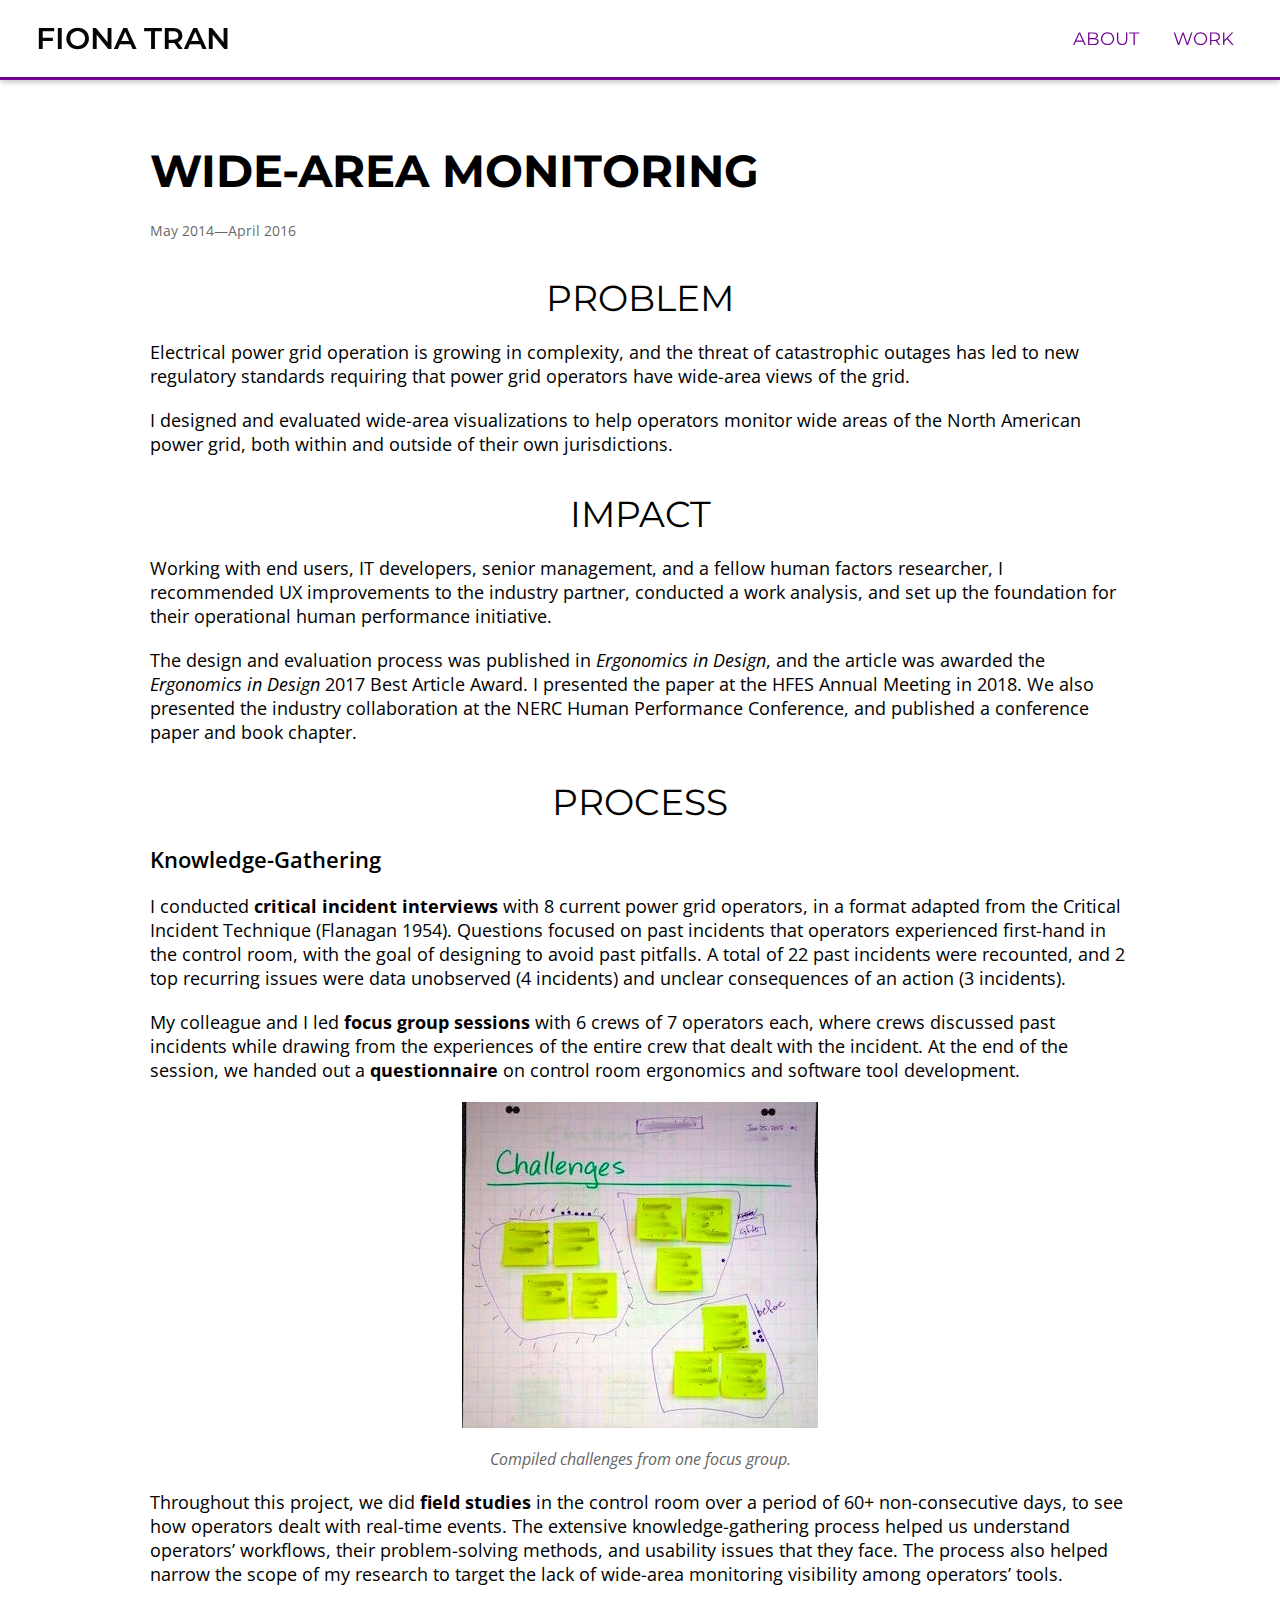
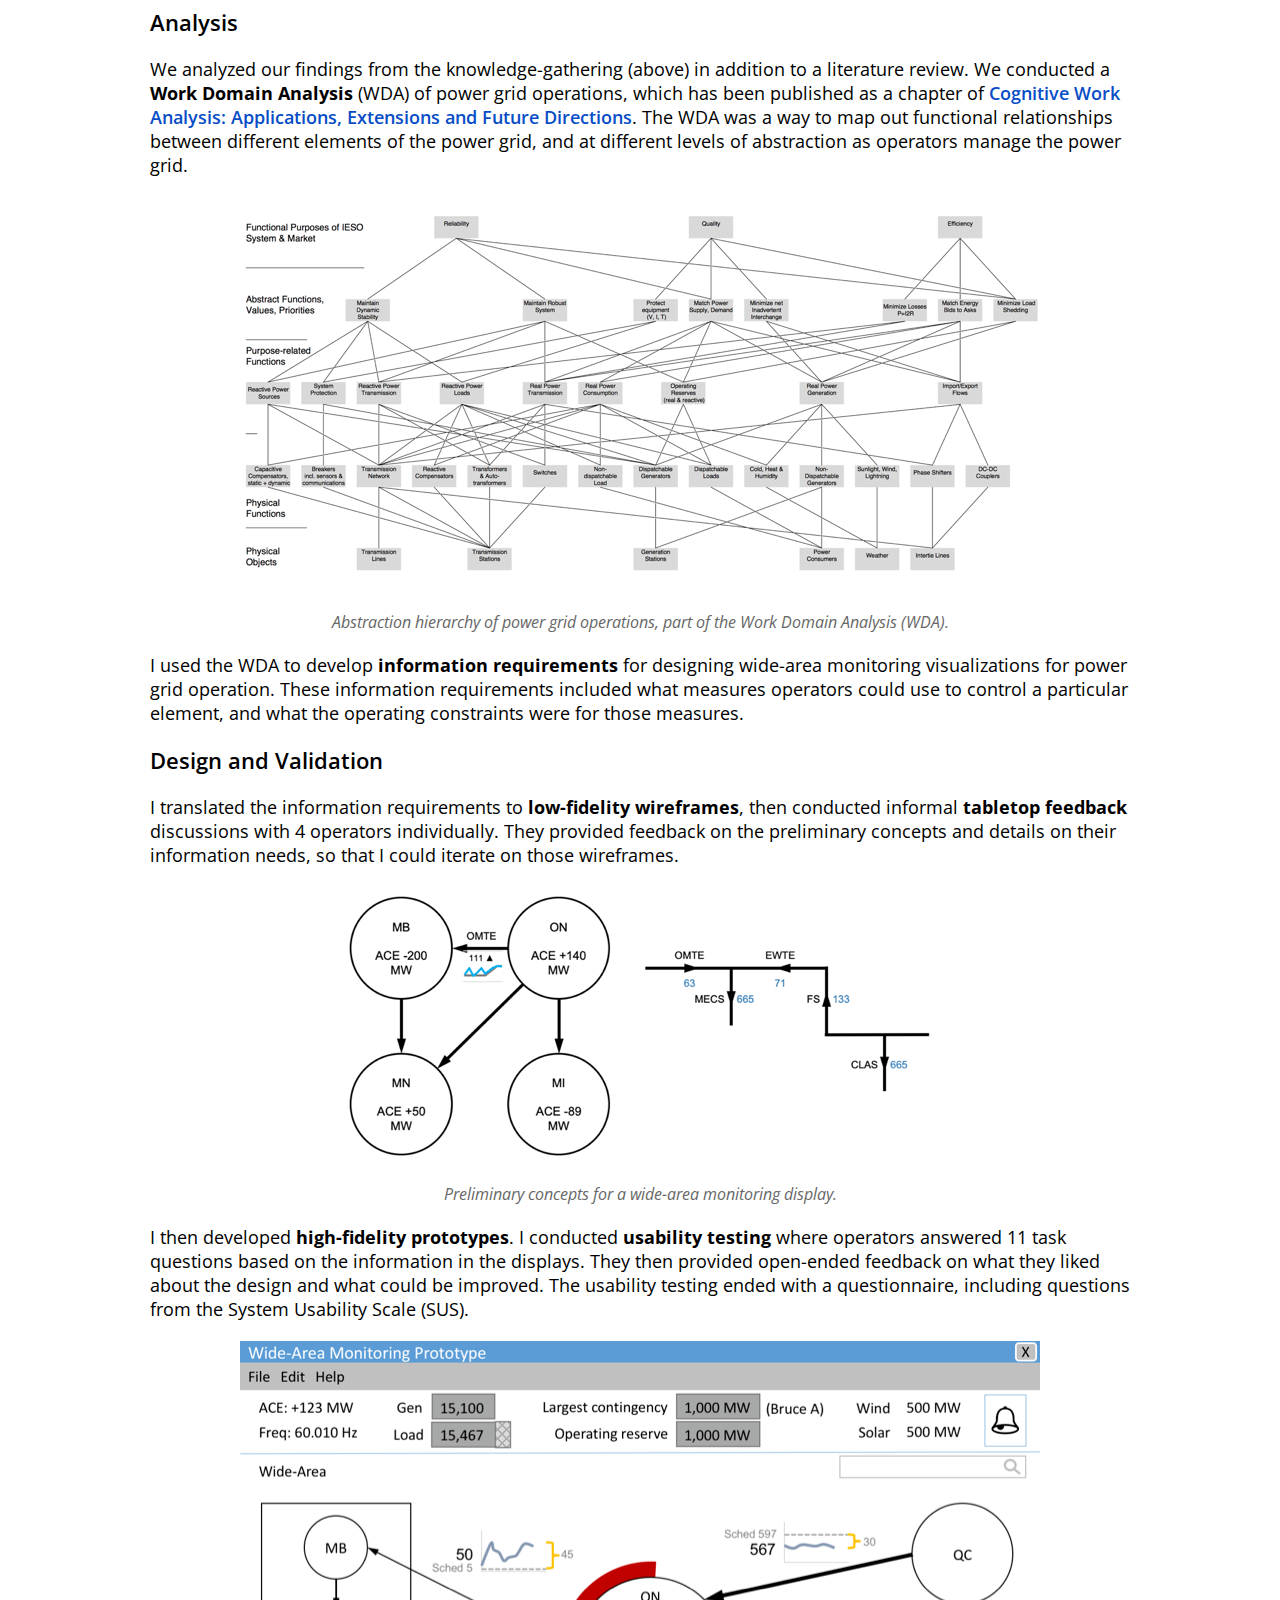
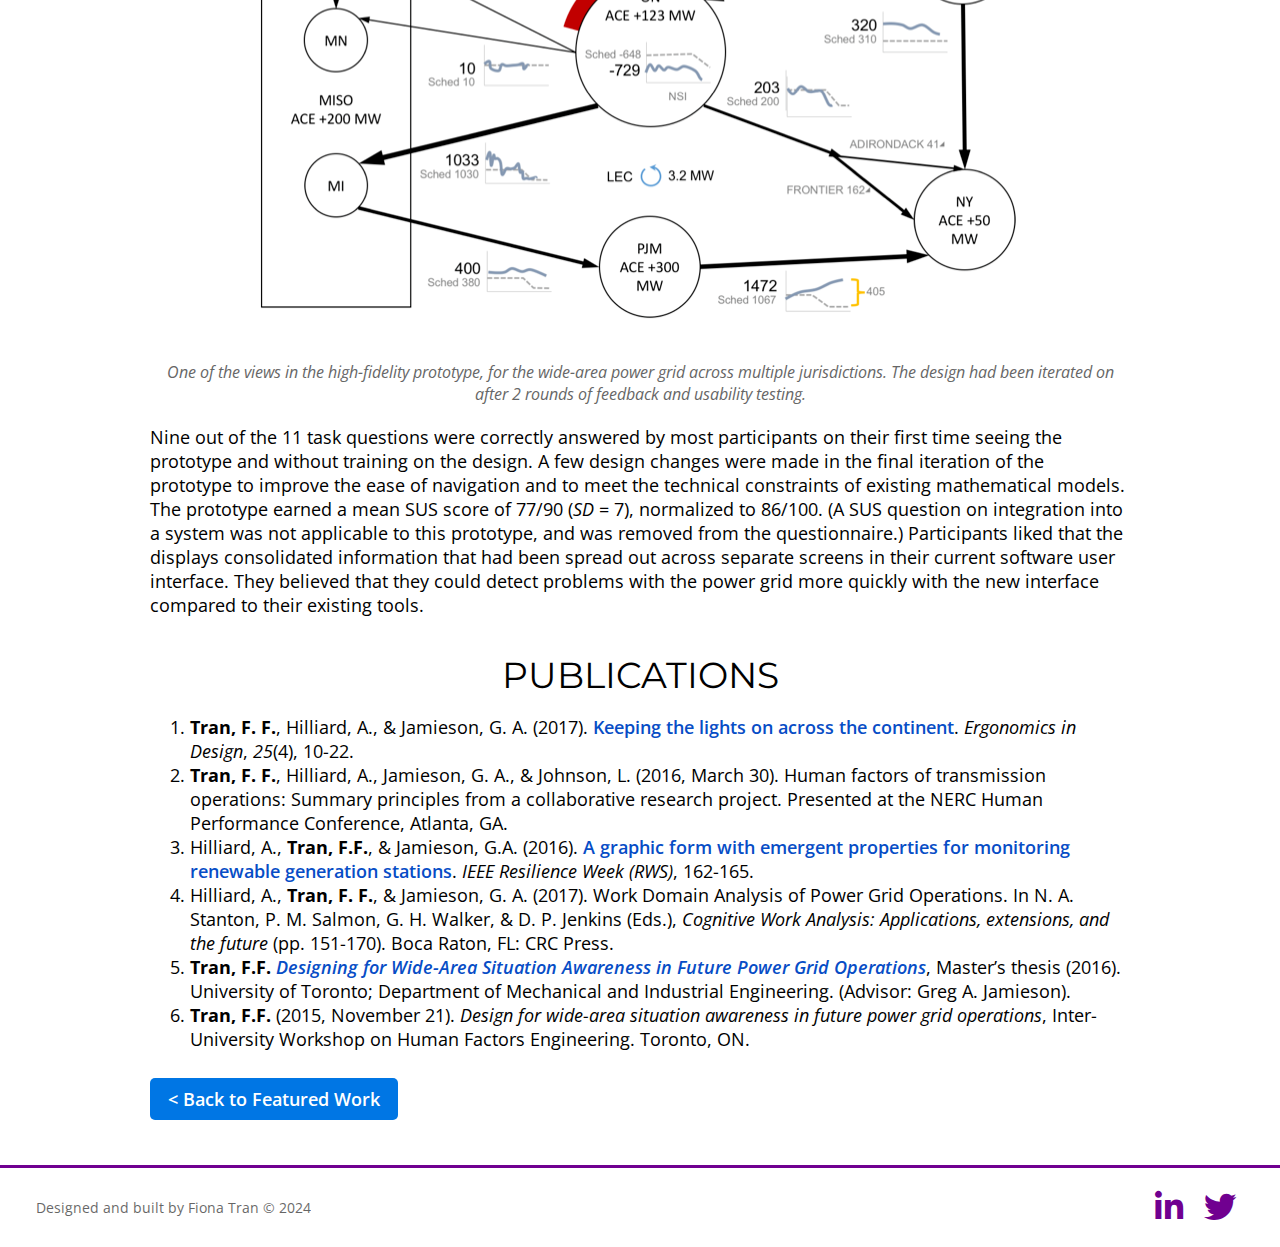
<file: work/wide-area-monitoring/index.html>
<!DOCTYPE html>
<html lang="en">
<head>
	<meta http-equiv="X-UA-Compatible" content="IE=edge" />
	<meta name="description" content="I'm a UX researcher and designer creating user experiences that improve people's lives, and developing products that are safe and easy to use." />
	<meta name="author" content="Fiona Tran" />
	<meta name="viewport" content="width=device-width, initial-scale=1" />
	<title>Wide-Area Monitoring</title>
	<link rel="icon" type="image/png" href="/images/favicon.png" />

	
	<script async src="https://www.googletagmanager.com/gtag/js?id=UA-167570342-1"></script>
	<script>
		window.dataLayer = window.dataLayer || [];
		function gtag(){dataLayer.push(arguments);}
		gtag('js', new Date());
		gtag('config', 'UA-167570342-1');
	</script>

	<link rel="stylesheet" type="text/css" href="/css/style.css" />
	<link href="https://fonts.googleapis.com/css?family=Montserrat:400,600|Open+Sans:400,600" rel="stylesheet" />
</head>
<body>

<header>
	<div class="content">
		<div class="name"><a href="/">Fiona Tran</a></div>
		<nav>
			<ul>
				<li><a href="/#about" class="anim-underline">About</a></li>
				<li><a href="/#work" class="anim-underline">Work</a></li>
			</ul>
			</nav>
	</div>
</header>


<section>
	<div class="content work-content">
		<h1>Wide-Area Monitoring</h1>
		<div class="date">May 2014&mdash;April 2016</div>
		

<h2 id="problem">Problem</h2>

<p>Electrical power grid operation is growing in complexity, and the threat of catastrophic outages has led to new regulatory standards requiring that power grid operators have wide-area views of the grid.</p>

<p>I designed and evaluated wide-area visualizations to help operators monitor wide areas of the North American power grid, both within and outside of their own jurisdictions.</p>

<h2 id="impact">Impact</h2>

<p>Working with end users, IT developers, senior management, and a fellow human factors researcher, I recommended UX improvements to the industry partner, conducted a work analysis, and set up the foundation for their operational human performance initiative.</p>

<p>The design and evaluation process was published in <em>Ergonomics in Design</em>, and the article was awarded the <em>Ergonomics in Design</em> 2017 Best Article Award. I presented the paper at the HFES Annual Meeting in 2018. We also presented the industry collaboration at the NERC Human Performance Conference, and published a conference paper and book chapter.</p>

<h2 id="process">Process</h2>

<h3 id="knowledge-gathering">Knowledge-Gathering</h3>

<p>I conducted <strong>critical incident interviews</strong> with 8 current power grid operators, in a format adapted from the Critical Incident Technique (Flanagan 1954). Questions focused on past incidents that operators experienced first-hand in the control room, with the goal of designing to avoid past pitfalls. A total of 22 past incidents were recounted, and 2 top recurring issues were data unobserved (4 incidents) and unclear consequences of an action (3 incidents).</p>

<p>My colleague and I led <strong>focus group sessions</strong> with 6 crews of 7 operators each, where crews discussed past incidents while drawing from the experiences of the entire crew that dealt with the incident. At the end of the session, we handed out a <strong>questionnaire</strong> on control room ergonomics and software tool development.</p>

<p><img src="/images/focus-group-challenges.jpg" alt="Compiled challenges from one focus group" /></p>

<div class="img-caption">Compiled challenges from one focus group.</div>

<p>Throughout this project, we did <strong>field studies</strong> in the control room over a period of 60+ non-consecutive days, to see how operators dealt with real-time events. The extensive knowledge-gathering process helped us understand operators&rsquo; workflows, their problem-solving methods, and usability issues that they face. The process also helped narrow the scope of my research to target the lack of wide-area monitoring visibility among operators&rsquo; tools.</p>

<h3 id="analysis">Analysis</h3>

<p>We analyzed our findings from the knowledge-gathering (above) in addition to a literature review. We conducted a <strong>Work Domain Analysis</strong> (WDA) of power grid operations, which has been published as a chapter of <a href="https://www.crcpress.com/Cognitive-Work-Analysis-Applications-Extensions-and-Future-Directions/Stanton-Salmon-Walker-Jenkins/p/book/9781138749429">Cognitive Work Analysis: Applications, Extensions and Future Directions</a>. The WDA was a way to map out functional relationships between different elements of the power grid, and at different levels of abstraction as operators manage the power grid.</p>

<p><img src="/images/wda-diagram.png" alt="Work Domain Analysis of power grid operations" /></p>

<div class="img-caption">Abstraction hierarchy of power grid operations, part of the Work Domain Analysis (WDA).</div>

<p>I used the WDA to develop <strong>information requirements</strong> for designing wide-area monitoring visualizations for power grid operation. These information requirements included what measures operators could use to control a particular element, and what the operating constraints were for those measures.</p>

<h3 id="design-and-validation">Design and Validation</h3>

<p>I translated the information requirements to <strong>low-fidelity wireframes</strong>, then conducted informal <strong>tabletop feedback</strong> discussions with 4 operators individually. They provided feedback on the preliminary concepts and details on their information needs, so that I could iterate on those wireframes.</p>

<p><img src="/images/wam-prelim-concepts.png" alt="Preliminary wireframes for a wide-area monitoring display" /></p>

<div class="img-caption">Preliminary concepts for a wide-area monitoring display.</div>

<p>I then developed <strong>high-fidelity prototypes</strong>. I conducted <strong>usability testing</strong> where operators answered 11 task questions based on the information in the displays. They then provided open-ended feedback on what they liked about the design and what could be improved. The usability testing ended with a questionnaire, including questions from the System Usability Scale (SUS).</p>

<p><img src="/images/wam-wide-area-view.png" alt="Wide-area view of the high-fidelity wide area monitoring prototype" /></p>

<div class="img-caption">One of the views in the high-fidelity prototype, for the wide-area power grid across multiple jurisdictions. The design had been iterated on after 2 rounds of feedback and usability testing.</div>

<p>Nine out of the 11 task questions were correctly answered by most participants on their first time seeing the prototype and without training on the design. A few design changes were made in the final iteration of the prototype to improve the ease of navigation and to meet the technical constraints of existing mathematical models. The prototype earned a mean SUS score of 77/90 (<em>SD</em> = 7), normalized to 86/100. (A SUS question on integration into a system was not applicable to this prototype, and was removed from the questionnaire.) Participants liked that the displays consolidated information that had been spread out across separate screens in their current software user interface. They believed that they could detect problems with the power grid more quickly with the new interface compared to their existing tools.</p>

<h2 id="publications">Publications</h2>

<ol>
<li><strong>Tran, F. F.</strong>, Hilliard, A., &amp; Jamieson, G. A. (2017). <a href="http://journals.sagepub.com/doi/abs/10.1177/1064804617723781">Keeping the lights on across the continent</a>. <em>Ergonomics in Design</em>, <em>25</em>(4), 10-22.</li>
<li><strong>Tran, F. F.</strong>, Hilliard, A., Jamieson, G. A., &amp; Johnson, L. (2016, March 30). Human factors of transmission operations: Summary principles from a collaborative research project. Presented at the NERC Human Performance Conference, Atlanta, GA.</li>
<li>Hilliard, A., <strong>Tran, F.F.</strong>, &amp; Jamieson, G.A. (2016). <a href="http://ieeexplore.ieee.org/abstract/document/7573326/">A graphic form with emergent properties for monitoring renewable generation stations</a>. <em>IEEE Resilience Week (RWS)</em>, 162-165.</li>
<li>Hilliard, A., <strong>Tran, F. F.</strong>, &amp; Jamieson, G. A. (2017). Work Domain Analysis of Power Grid Operations. In N. A. Stanton, P. M. Salmon, G. H. Walker, &amp; D. P. Jenkins (Eds.), <em>Cognitive Work Analysis: Applications, extensions, and the future</em> (pp. 151-170). Boca Raton, FL: CRC Press.</li>
<li><strong>Tran, F.F.</strong> <em><a href="https://tspace.library.utoronto.ca/handle/1807/72811">Designing for Wide-Area Situation Awareness in Future Power Grid Operations</a></em>, Master&rsquo;s thesis (2016). University of Toronto; Department of Mechanical and Industrial Engineering. (Advisor: Greg A. Jamieson).</li>
<li><strong>Tran, F.F.</strong> (2015, November 21). <em>Design for wide-area situation awareness in future power grid operations</em>, Inter-University Workshop on Human Factors Engineering. Toronto, ON.</li>
</ol>

		<div class="breadcrumb"><a href="/#work">&lt; Back to Featured Work</a></div>
	</div>
</section>

<footer>
	<div class="content">
		<div class="copyright">Designed and built by Fiona Tran &copy; 2024</div>
		<div class="social-media">
			<ul class="social-media">
				<li><a href="https://www.linkedin.com/in/fftran/" target="_blank" rel="noopener noreferrer" class="anim-underline"><span class="icon">&#xf0e1;</span></a></li>
				<li><a href="https://twitter.com/fionaftran" target="_blank" rel="noopener noreferrer" class="anim-underline"><span class="icon">&#xf099;</span></a></li>
			</ul>
		</div>
	</div>
</footer>
</body>
</html>
</file>
<file: css/style.css>
:root {
	--deep-purple: #700090;
	--cobalt: #074DC6;
	--periwinkle: #0076E4;
	--azure: #0097E9;
	--cerulean: #00B3D9;
	--turquoise: #00CCBE;
	--light-grey: #F2F2F2;
}

@font-face {
	font-family: 'FontAwesome Brands';
	font-weight: 900;
	font-display: auto;
	src: url('https://cdnjs.cloudflare.com/ajax/libs/font-awesome/5.15.3/webfonts/fa-brands-400.eot'),; /* IE9 */
	src: url('https://cdnjs.cloudflare.com/ajax/libs/font-awesome/5.15.3/webfonts/fa-brands-400.eot?#iefix') format('embedded-opentype'), /* IE6-IE8 */
		url('https://cdnjs.cloudflare.com/ajax/libs/font-awesome/5.15.3/webfonts/fa-brands-400.woff2') format('woff2'),
		url('https://cdnjs.cloudflare.com/ajax/libs/font-awesome/5.15.3/webfonts/fa-brands-400.ttf') format('truetype');
}

@font-face {
	font-family: 'FontAwesome Regular';
	font-weight: 900;
	font-display: auto;
	src: url('https://cdnjs.cloudflare.com/ajax/libs/font-awesome/5.15.3/webfonts/fa-regular-400.eot'),; /* IE9 */
	src: url('https://cdnjs.cloudflare.com/ajax/libs/font-awesome/5.15.3/webfonts/fa-regular-400.eot?#iefix') format('embedded-opentype'), /* IE6-IE8 */
		url('https://cdnjs.cloudflare.com/ajax/libs/font-awesome/5.15.3/webfonts/fa-regular-400.woff2') format('woff2'),
		url('https://cdnjs.cloudflare.com/ajax/libs/font-awesome/5.15.3/webfonts/fa-regular-400.ttf') format('truetype');
}

html, body {
	height: 100%;
	scroll-behavior: smooth;
}

body {
	font-family: 'Open Sans', sans-serif;
	font-size: 18px;
	margin: 80px 0 0 0;
} 

section .content {
	margin: 0 auto;
	padding: 0 2em;
	max-width: 980px;
}

h1, h2, .name {
	font-family: 'Montserrat', sans-serif;
	text-transform: uppercase;
}

h1, h2, h3 {
	margin: 1em 0 0.5em 0;
}

h1 {
	font-size: 2.5em;
}

h2 {
	font-size: 2em;
	font-weight: 400;
	margin-top: 1em;
	text-align: center;
}

h3 {
	font-size: 1.2em;
	font-weight: 600;
}

a, .project-card h3 span, .intro-contact .icon {
	color: #074DC6;
	color: var(--cobalt);
	font-weight: 600;
	position: relative;
	text-decoration: none;
}

a:hover, a:hover .icon, .project-card h3 span:hover {
	color: #0097E9;
	color: var(--azure);
}

.anim-underline:after {
	content: '';
	position: absolute;
	bottom: 0;
	left: 0;
	width: 0%;
	border-bottom: 2px solid #0097E9;
	transition: 0.4s;
}

.anim-underline:hover:after {
	width: 100%;
}

p {
	margin: 20px 0;
}

header {
	background-color: #fff;
	border-bottom: 3px solid;
	border-color: #700090;
	border-color: var(--deep-purple);
	box-shadow: 0 2px 5px 0 rgba(0,0,0,0.16), 0 2px 8px 0 rgba(0,0,0,0.1);
	opacity: 98%;
	position: fixed;
	left: 0px;
	top: 0px;
	width: 100%;
	z-index: 1000;
}

header .content, footer .content {
	display: flex;
	align-items: center;
	justify-content: space-between;
	padding: 0 2em;
	margin: 0 auto;
}

img {
	display: block;
	margin: 0 auto;
	max-width: 100%;
}

.bold {
	font-weight: 600;
}

.name {
	font-size: 30px;
	margin: 20px 0;	
}

.name a, .name a:hover {
	color: black;
}

.name a:after {
	border: none;
}

nav {
	font-size: 1em;
}

nav ul, footer .social-media ul {
	margin: 0;
	padding: 0;
}

nav li {
	margin-left: 0.5em;
}

nav li, footer .social-media li { 
	font-family: 'Montserrat', sans-serif;
	text-transform: uppercase;
	display: inline-block;
	list-style-type: none;
} 

nav li a {
	color: black;
	display: inline-block;
	font-weight: 400;
	padding: 10px;
}

nav li a, .icon {
	color: #700090;
	color: var(--deep-purple);
}

footer .social-media li a {
	font-size: 1.8em;
	padding: 5px 8px;
}

.social-media .icon {
	font-family: 'FontAwesome Brands';
}

a.anchor {
	display: block;
	position: relative;
	top: -80px;
	visibility: hidden;
}

.intro-contact .icon {
	font-size: 1em;
	padding-right: 0.5em;
}

nav li a:hover, footer .social-media li a:hover {
	color: #0076E4;
	color: var(--periwinkle);
}

.intro {
	background-attachment: fixed;
	background-color: #0097E9;
	background-color: var(--azure);
	background-position: center;
	background-size: 600px, cover;
	height: 70%;
	min-height: 500px;
	margin: -100px auto 0 auto;
	padding: 100px 0 0 0;
}

.intro .content {
	display: flex;
	justify-content: center;
	align-items: center;
	height: 100%;
}

.intro-blurb-container, .project-card {
	background-color: #fff;
	border-radius: 16px;
	box-shadow: 0 2px 5px 0 rgba(0,0,0,0.16), 0 2px 8px 0 rgba(0,0,0,0.1);
}

.intro-blurb-container {
	padding: 2em 3em;
	width: 60%;
}

.intro-blurb-container p {
	margin: 0.5em 0;
}

.intro-headline {
	font-size: 1.8em;
	font-weight: 600;
	line-height: 1em;
}

.intro-contact {
	margin-top: 1em;
}

.intro-contact p {
	display: inline-block;
	margin: 0;
	padding-top: 3px;
	vertical-align: top;
}

.intro-contact ul {
	display: inline-block;
	margin: 0;
	padding: 0;
	list-style-type: none;
}

.intro-contact li {
	margin-left: 1em;
}

.intro-contact a {
	display: inline-block;
	padding: 3px 10px;
}

.skills {
	box-shadow: 0 2px 5px 0 rgba(0,0,0,0.16), 0 2px 8px 0 rgba(0,0,0,0.1);
}

.skills .icon {
	font-family: 'FontAwesome Regular';
}

.skills, .work {
	padding: 3em 0;
}

.skills h2, .work h2 {
	margin: 0;
}

.work { 
	background-color: #f2f2f2;
	background-color: var(--light-grey);
} 

.skill-container {
	margin-top: 2em;
}

.skill-container .skill-heading, .skill-container .skill-blurb {
	display: inline-block;
	vertical-align: top;
}

.skill-container .skill-heading {	
	text-align: right;
	width: 25%;
}

.skill-container h3 {
	padding-right: 2em;
}

.skill-container .icon {
	padding-right: 0.5em;
}

.skill-container .skill-blurb {
	width: 75%;
}

.project-container {
	margin: 3em auto 0 auto;
	max-width: 800px;
}

.project-card {
	padding: 2em;
}

.project-card:hover {
	box-shadow: 0 2px 12px 0 rgba(0,0,0,0.24), 0 2px 16px 0 rgba(0,0,0,0.1);
}

.project-card img, .project-card .project-text {
	display: inline-block;
	vertical-align: middle;
}

.project-card img {
	width: 33%;
}

.project-card .project-text {
	width: 67%;
}

.project-card h3, .project-card p {
	padding-left: 36px;
}

.project-card h3 {
	margin-top: 0;
}

.project-card .description {
	color: #000000;
	color: black;
	font-weight: 400;
	text-decoration:none;
}

.project-card .more {
	display: inline-block;
}

section .work-content {
	padding: 1em;
}

.breadcrumb {
	margin: 2em 0;
}

.breadcrumb a {
	background-color: #00CCBE;
	background-color: var(--periwinkle);
	border-radius: 5px;
	color: #FFFFFF;
	color: white;
	padding: 0.5em 1em;
}

.breadcrumb a:hover {
	opacity: 0.8;
}

.date, .copyright {
	font-size: 0.8em;
	opacity: 0.6;
}

.img-caption {
	font-size: 0.9em;
	font-style: italic;
	color: #666;
	text-align: center;
}

img.max-width-400 {
	max-width: 400px;
}

.col-2 {
	margin: 0 auto;
}

.col-2 img {
	display: inline-block;
	margin: 2%;
	max-width: 45%;
}

footer {
	border-top: 3px solid;
	border-top-color: #700090;
	border-top-color: var(--deep-purple);
	padding: 20px 0;
}

@media only screen and (max-width: 800px) {
    .intro .content {
    	justify-content: center;
    }

    .intro-blurb-container {
		width: 70%;
	}

	.skill-container .skill-heading, .skill-container .skill-blurb {
    	width: 100%;
    }

    .skill-container h3 {
    	margin-bottom: 0;
    	text-align: left;
    }

    .project-card {
    	text-align: center;
    }

    .project-card img {
    	margin: 0 auto;
    	width: 100%;
    	max-width: 360px;
    }

    .project-card .project-text {
    	padding-top: 2em;
    	width: 100%;
    }

    .project-card h3, .project-card p {
    	padding: 0;
    }
}

@media only screen and (max-width: 550px), screen and (max-height: 400px) {
	body {
		margin: 0;
	}

	header {
		box-shadow: none;
		position: static;
	}
}

@media only screen and (max-width: 550px) {
	body {
		font-size: 16px;
		margin: 0;
	}

	header .content, footer .content {
		display: block;
	}

	.name, nav, .copyright, footer .social-media {
		text-align: center;
		width: 100%;
	}

	nav ul {
		margin: 1em auto;
		text-align: center;
	}

	nav li {
		margin: 0 0.25em;
	}

	.col-2 img {
		display: block;
		margin: 1em auto;
		max-width: 100%;
	}

	.intro {
		height: auto;
		min-height: 0;
		margin: 0;
		padding: 2em 0;
	}

	.intro .content {
		align-items: stretch;
	}

	.intro-blurb-container {
		padding: 2em;
		width: 100%;
	}

	footer .social-media {
		margin: 1em 0;
	}
}
</file>
